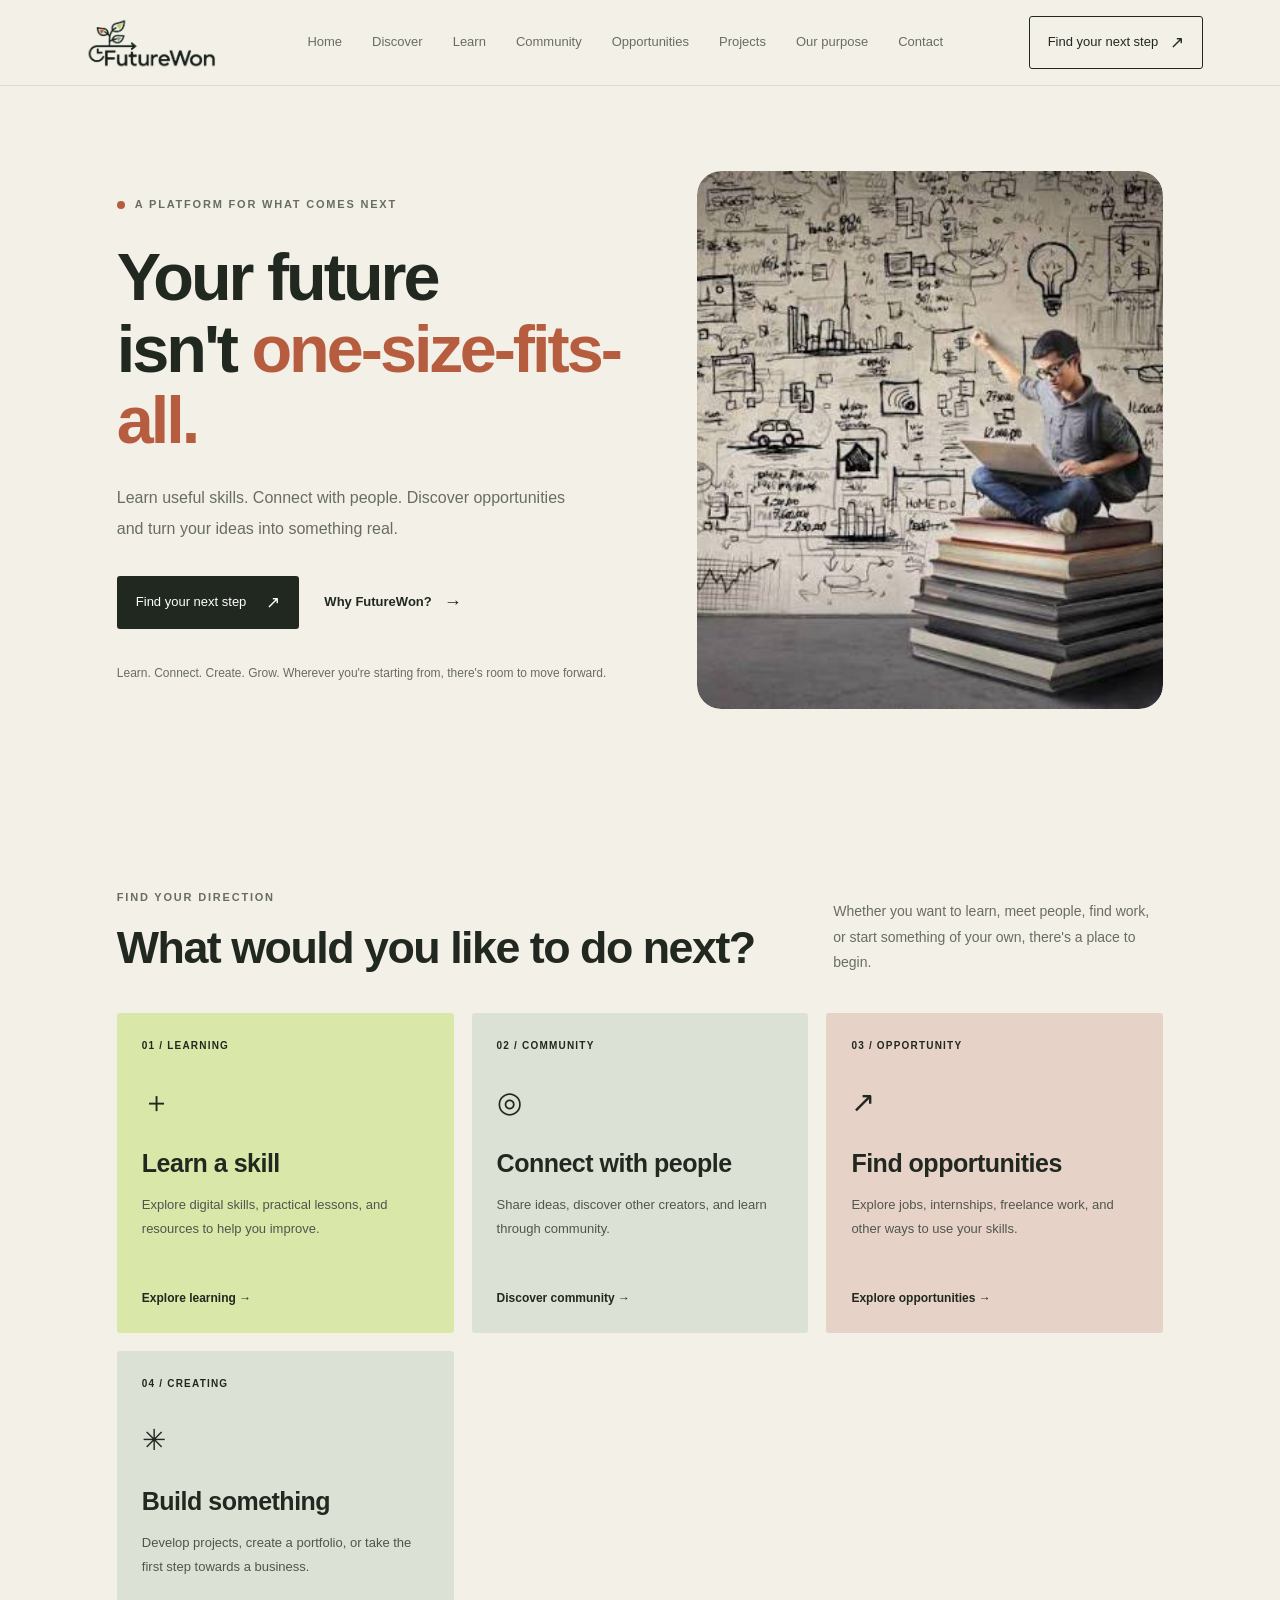
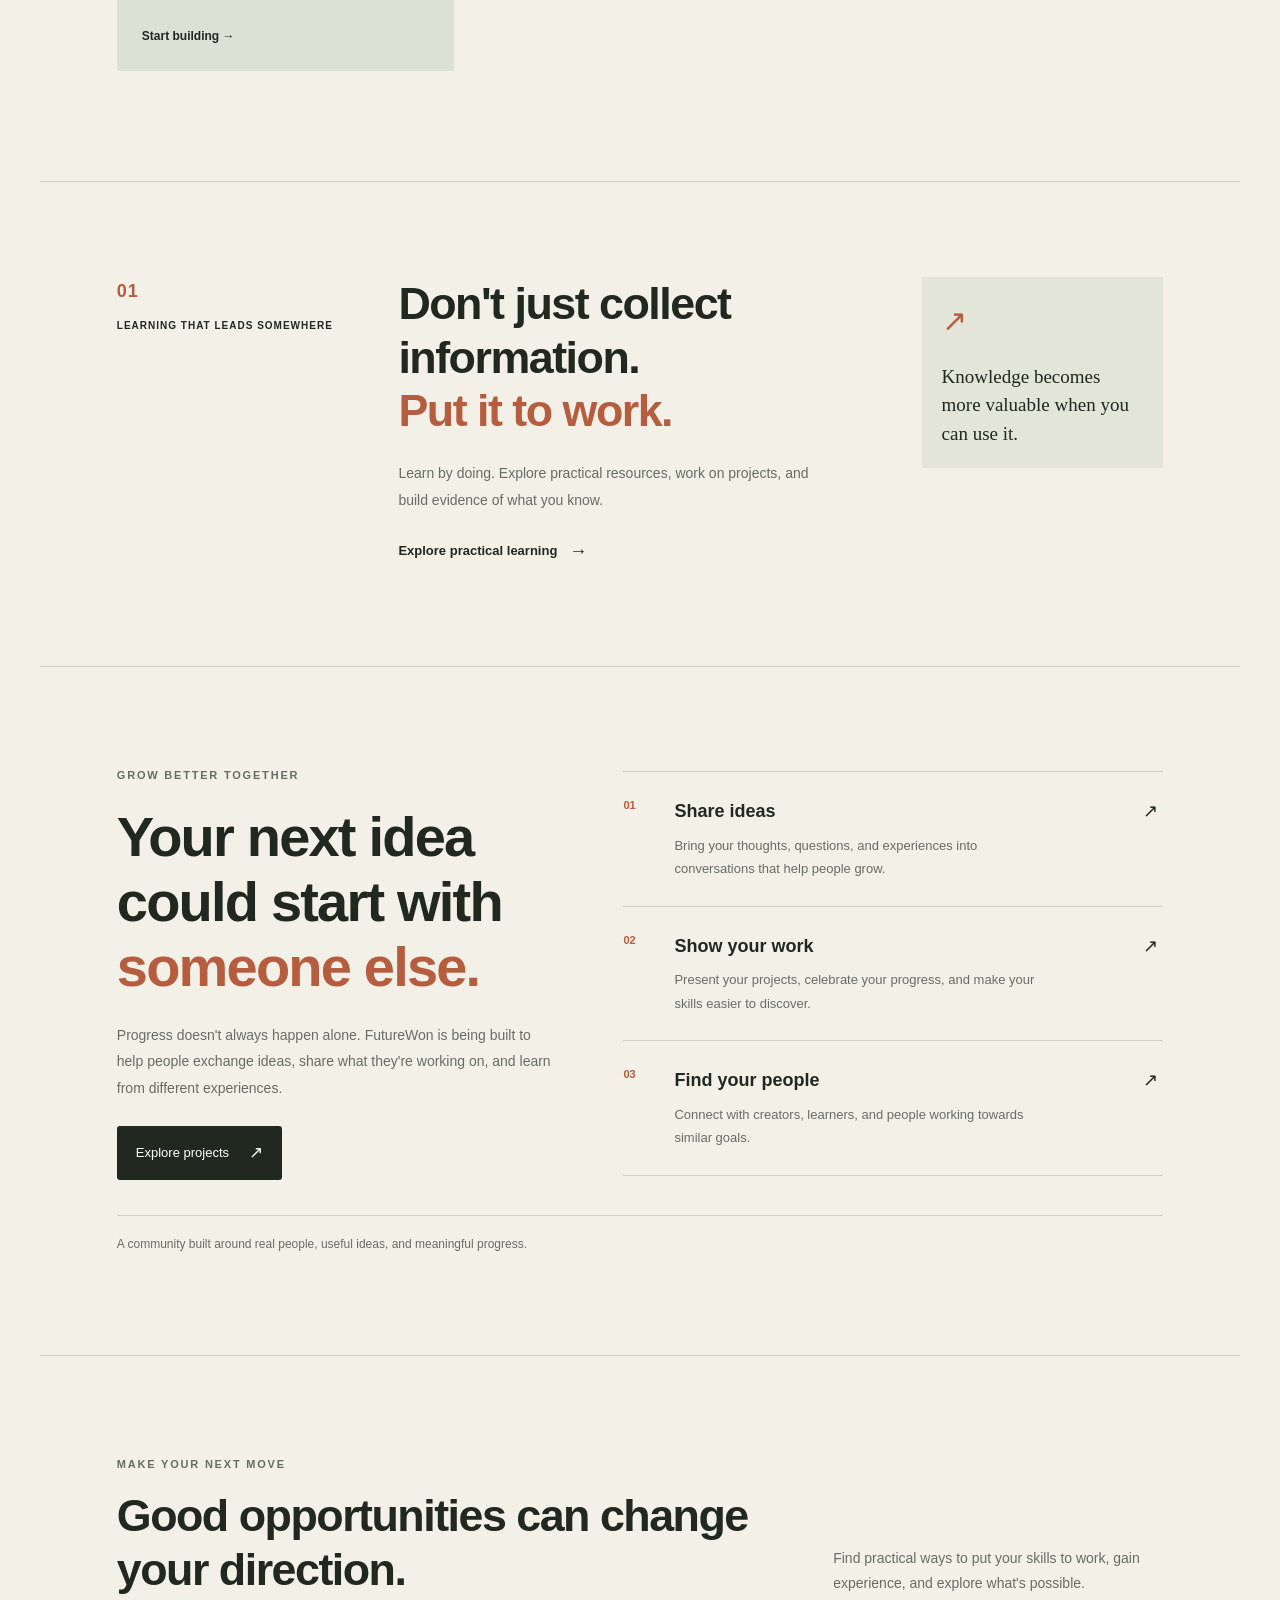
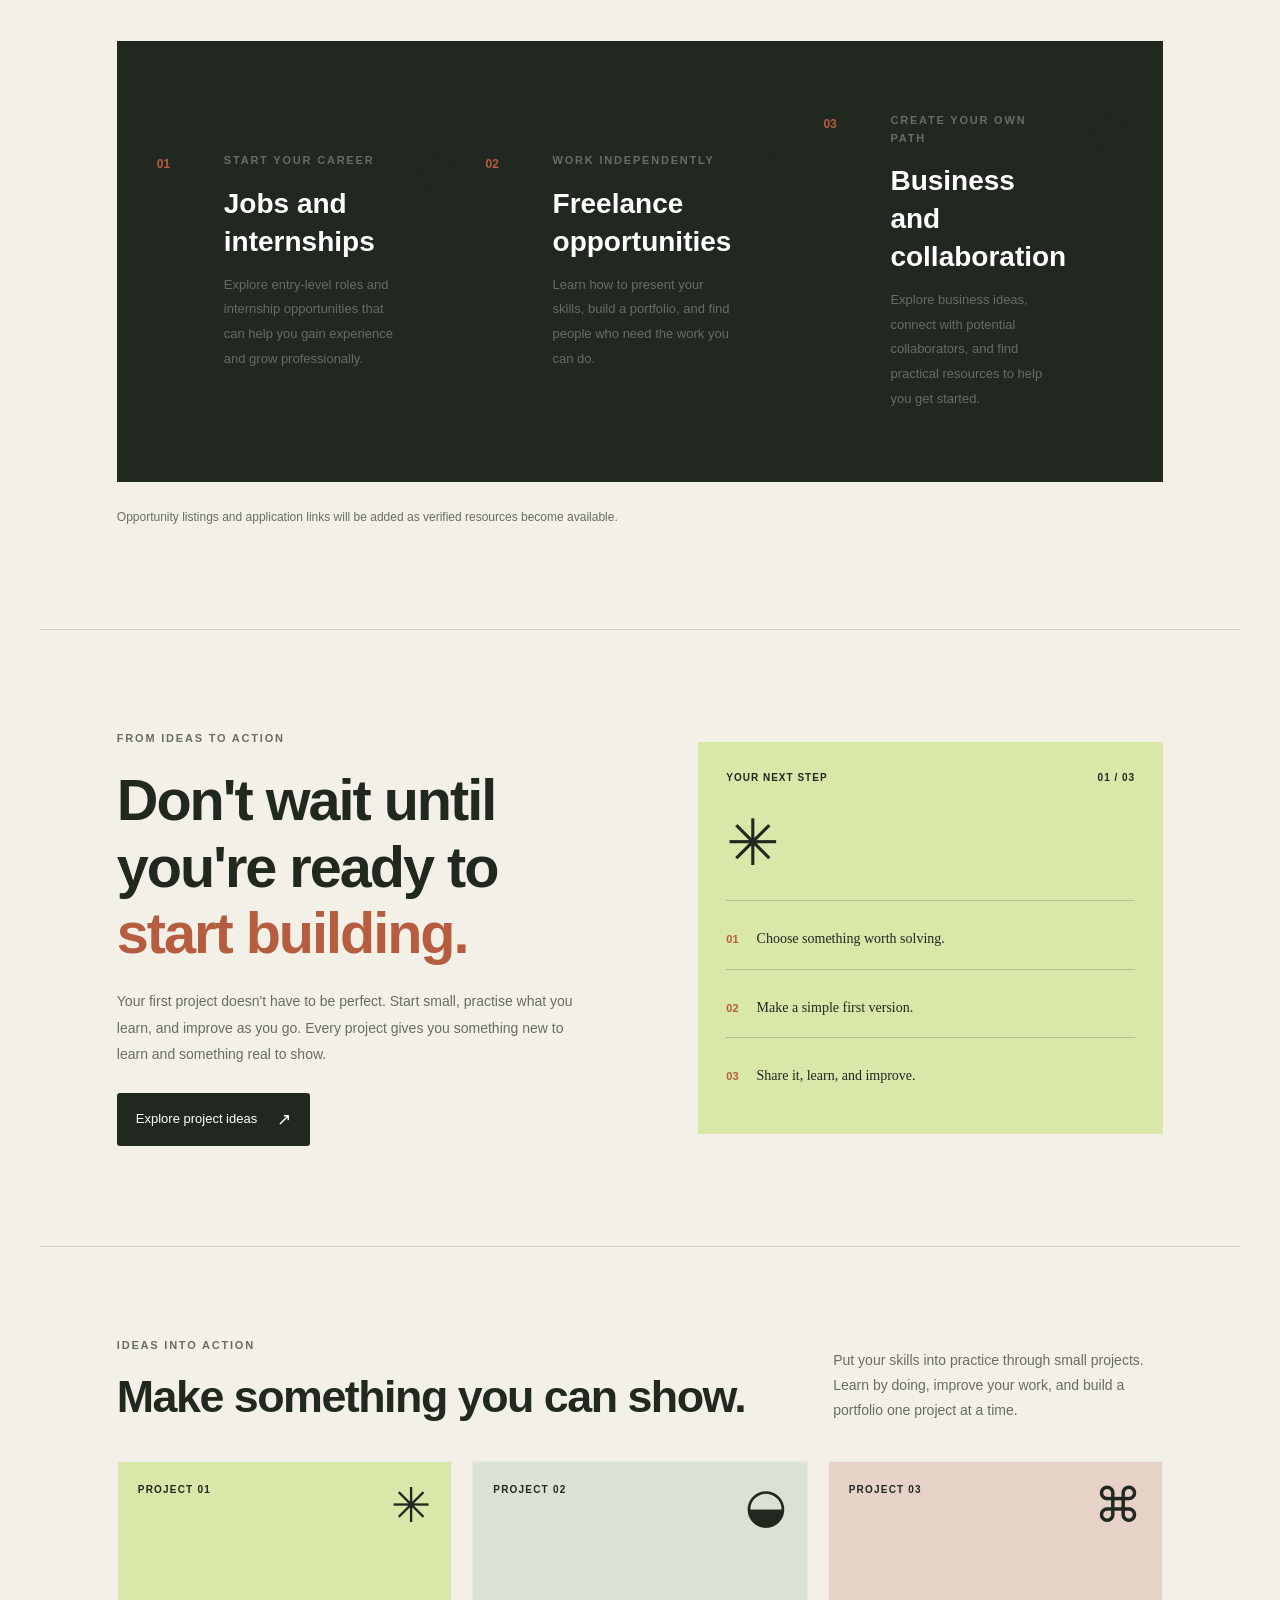
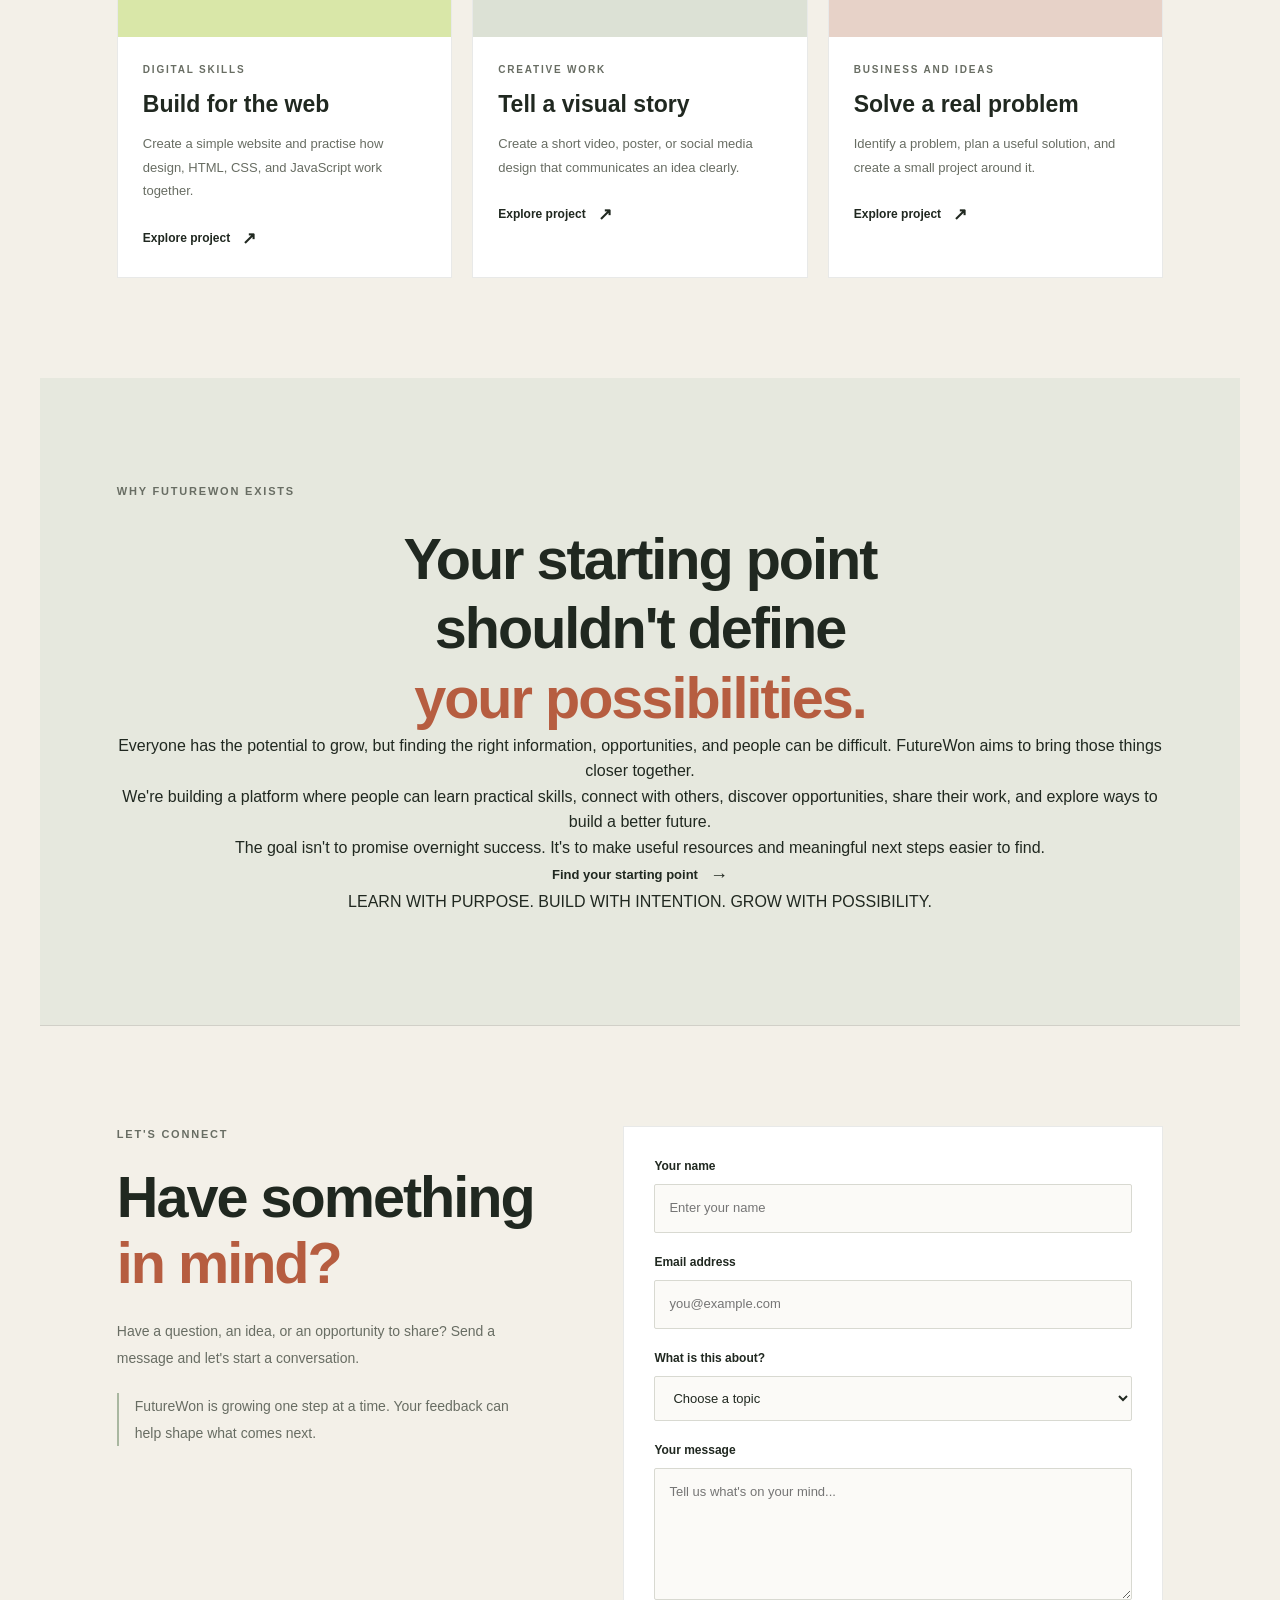
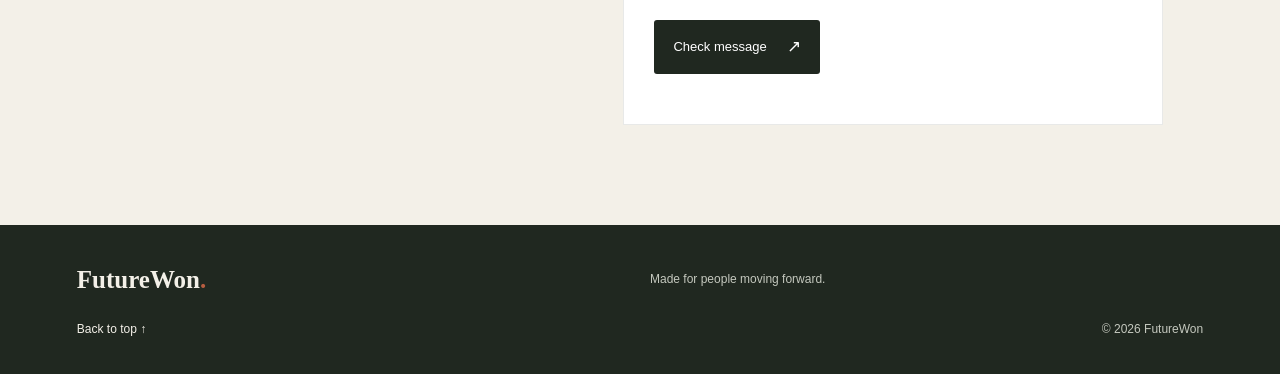
<file: index.html>
<!DOCTYPE html>
<html lang="en">
<head>
    <meta charset="UTF-8">
    <meta name="viewport" content="width=device-width, initial-scale=1.0">

    <title>FutureWon — A Future With More Possibilities</title>

    <meta name="description" content="Discover useful skills, real opportunities, and practical tools to help you move forward.">

    <link rel="stylesheet" href="fbb.css?v=20261025-hover-fix-2">
    <script src="Fcc.js" defer></script>
</head>

<body>

    <!-- Navigation -->
    <header class="site-header">
        <nav class="navigation">
            <a href="#home" class="brand" aria-label="FutureWon home">
                <img src="futurewon-logo.png" alt="FutureWon logo">
            </a>

            <button
                class="menu-toggle"
                id="menu-toggle"
                aria-label="Open navigation menu"
                aria-expanded="false"
                aria-controls="nav-links"
            >
                <span></span>
                <span></span>
            </button>

            <div class="nav-links" id="nav-links">
            
                <a href="#home">Home</a>
                <a href="#discover">Discover</a>
                <a href="#learn">Learn</a>
                <a href="#community">Community</a>
                <a href="#opportunities">Opportunities</a>
                <a href="#projects">Projects</a>
                <a href="#about">Our purpose</a>
                <a href="#contact">Contact</a>
            </div>

            <a href="#discover" class="nav-cta">Find your next step <span>↗</span></a>
        </nav>
    </header>

    <main>

        <!-- Hero -->
<section class="hero section-wrap" id="home">
    <div class="hero-copy">
        <p class="eyebrow">
            <span class="status-dot"></span>
            A platform for what comes next
        </p>

        <h1>
            Your future<br>
            isn't <span>one-size-fits-all.</span>
        </h1>

        <p class="hero-description">
            Learn useful skills. Connect with people.
            Discover opportunities and turn your ideas
            into something real.
        </p>

        <div class="hero-actions">
            <a href="#discover" class="button button-dark">
                Find your next step <span>↗</span>
            </a>

            <a href="#about" class="text-link">
                Why FutureWon? <span>→</span>
            </a>
        </div>

        <p class="hero-note">
            Learn. Connect. Create. Grow.
            Wherever you're starting from, there's room to move forward.
        </p>
    </div>

    <div class="hero-art">
        <img
            src="futurewon-hero.jpeg"
            alt="A young person sitting on books with a laptop, surrounded by sketches and ideas"
            class="hero-image"
        >
    </div>
</section>

        
<!-- Discovery -->
<section class="discover section-wrap" id="discover">
    <div class="section-heading">
        <div>
            <p class="eyebrow">FIND YOUR DIRECTION</p>
            <h2>What would you like to do next?</h2>
        </div>

        <p class="section-intro">
            Whether you want to learn, meet people, find work,
            or start something of your own, there's a place to begin.
        </p>
    </div>

    <div class="path-grid">
        <a href="#learn" class="path-card path-lime">
            <span class="card-index">01 / LEARNING</span>
            <span class="path-symbol">＋</span>
            <h3>Learn a skill</h3>
            <p>
                Explore digital skills, practical lessons,
                and resources to help you improve.
            </p>
            <span class="card-link">Explore learning →</span>
        </a>

        <a href="#community" class="path-card path-sage">
            <span class="card-index">02 / COMMUNITY</span>
            <span class="path-symbol">◎</span>
            <h3>Connect with people</h3>
            <p>
                Share ideas, discover other creators,
                and learn through community.
            </p>
            <span class="card-link">Discover community →</span>
        </a>

        <a href="#opportunities" class="path-card path-clay">
            <span class="card-index">03 / OPPORTUNITY</span>
            <span class="path-symbol">↗</span>
            <h3>Find opportunities</h3>
            <p>
                Explore jobs, internships, freelance work,
                and other ways to use your skills.
            </p>
            <span class="card-link">Explore opportunities →</span>
        </a>

        <a href="#build" class="path-card path-sage">
            <span class="card-index">04 / CREATING</span>
            <span class="path-symbol">✳</span>
            <h3>Build something</h3>
            <p>
                Develop projects, create a portfolio,
                or take the first step towards a business.
            </p>
            <span class="card-link">Start building →</span>
        </a>
    </div>
</section>


        <!-- Learning -->
        <section class="feature-section section-wrap" id="learn">
            <div class="feature-label">
                <span>01</span>
                <span>LEARNING THAT LEADS SOMEWHERE</span>
            </div>

            <div class="feature-content">
                <h2>Don't just collect information.<br><span>Put it to work.</span></h2>

                <p>
                    Learn by doing. Explore practical resources, work on projects,
                    and build evidence of what you know.
                </p>

                <a href="#build" class="text-link">Explore practical learning <span>→</span></a>
            </div>

            <div class="feature-aside">
                <div class="aside-mark">↗</div>
                <p>Knowledge becomes more valuable when you can use it.</p>
            </div>
        </section>

        
<!-- Community -->
<section class="community-section section-wrap" id="community">
    <div class="community-intro">
        <p class="eyebrow">GROW BETTER TOGETHER</p>

        <h2>
            Your next idea<br>
            could start with <span>someone else.</span>
        </h2>

        <p class="community-description">
            Progress doesn't always happen alone. FutureWon is being
            built to help people exchange ideas, share what they're
            working on, and learn from different experiences.
        </p>

        <a href="#projects" class="button button-dark">
            Explore projects <span>↗</span>
        </a>
    </div>

    <div class="community-features">
        <article class="community-item">
            <span class="community-number">01</span>
            <div>
                <h3>Share ideas</h3>
                <p>
                    Bring your thoughts, questions, and experiences
                    into conversations that help people grow.
                </p>
            </div>
            <span class="community-arrow">↗</span>
        </article>

        <article class="community-item">
            <span class="community-number">02</span>
            <div>
                <h3>Show your work</h3>
                <p>
                    Present your projects, celebrate your progress,
                    and make your skills easier to discover.
                </p>
            </div>
            <span class="community-arrow">↗</span>
        </article>

        <article class="community-item">
            <span class="community-number">03</span>
            <div>
                <h3>Find your people</h3>
                <p>
                    Connect with creators, learners, and people
                    working towards similar goals.
                </p>
            </div>
            <span class="community-arrow">↗</span>
        </article>
    </div>

    <p class="community-note">
        A community built around real people, useful ideas, and meaningful progress.
    </p>
</section>
        
<!-- Opportunities -->
<section class="opportunities-section section-wrap" id="opportunities">
    <div class="section-heading">
        <div>
            <p class="eyebrow">MAKE YOUR NEXT MOVE</p>
            <h2>Good opportunities can change your direction.</h2>
        </div>

        <p class="section-intro">
            Find practical ways to put your skills to work,
            gain experience, and explore what's possible.
        </p>
    </div>

    <div class="opportunity-panel">
        <article class="opportunity-item">
            <span class="opportunity-number">01</span>
            <div class="opportunity-copy">
                <p class="eyebrow">START YOUR CAREER</p>
                <h3>Jobs and internships</h3>
                <p>
                    Explore entry-level roles and internship opportunities
                    that can help you gain experience and grow professionally.
                </p>
            </div>
            <a href="#contact" class="opportunity-link" aria-label="Ask about jobs and internships">↗</a>
        </article>

        <article class="opportunity-item">
            <span class="opportunity-number">02</span>
            <div class="opportunity-copy">
                <p class="eyebrow">WORK INDEPENDENTLY</p>
                <h3>Freelance opportunities</h3>
                <p>
                    Learn how to present your skills, build a portfolio,
                    and find people who need the work you can do.
                </p>
            </div>
            <a href="#projects" class="opportunity-link" aria-label="Explore projects for freelance work">↗</a>
        </article>

        <article class="opportunity-item">
            <span class="opportunity-number">03</span>
            <div class="opportunity-copy">
                <p class="eyebrow">CREATE YOUR OWN PATH</p>
                <h3>Business and collaboration</h3>
                <p>
                    Explore business ideas, connect with potential collaborators,
                    and find practical resources to help you get started.
                </p>
            </div>
            <a href="#build" class="opportunity-link" aria-label="Explore business and project building">↗</a>
        </article>
    </div>

    <p class="opportunities-note">
        Opportunity listings and application links will be added as
        verified resources become available.
    </p>
</section>
        
<!-- Build -->
<section class="build-section section-wrap" id="build">
    <div class="build-copy">
        <p class="eyebrow">FROM IDEAS TO ACTION</p>

        <h2>
            Don't wait until<br>
            you're ready to<br>
            <span>start building.</span>
        </h2>

        <p>
            Your first project doesn't have to be perfect.
            Start small, practise what you learn, and improve
            as you go. Every project gives you something new
            to learn and something real to show.
        </p>

        <a href="#projects" class="button button-dark">
            Explore project ideas <span>↗</span>
        </a>
    </div>

    <div class="build-statement">
        <div class="build-statement-top">
            <span>YOUR NEXT STEP</span>
            <span>01 / 03</span>
        </div>

        <div class="build-statement-symbol">✳</div>

        <div class="build-step">
            <span>01</span>
            <p>Choose something worth solving.</p>
        </div>

        <div class="build-step">
            <span>02</span>
            <p>Make a simple first version.</p>
        </div>

        <div class="build-step">
            <span>03</span>
            <p>Share it, learn, and improve.</p>
        </div>
    </div>
</section>

    
<!-- Projects -->
<section class="projects-section section-wrap" id="projects">
    <div class="section-heading">
        <div>
            <p class="eyebrow">IDEAS INTO ACTION</p>
            <h2>Make something you can show.</h2>
        </div>

        <p class="section-intro">
            Put your skills into practice through small projects.
            Learn by doing, improve your work, and build a portfolio
            one project at a time.
        </p>
    </div>

    <div class="project-grid">
        <article class="project-card">
            <div class="project-card-top project-visual-one">
                <span class="project-number">PROJECT 01</span>
                <span class="project-symbol">✳</span>
            </div>

            <div class="project-card-content">
                <p class="eyebrow">DIGITAL SKILLS</p>
                <h3>Build for the web</h3>
                <p>
                    Create a simple website and practise how design,
                    HTML, CSS, and JavaScript work together.
                </p>
                <button class="project-button" type="button" data-project="web">
                    Explore project <span>↗</span>
                </button>
            </div>
        </article>

        <article class="project-card">
            <div class="project-card-top project-visual-two">
                <span class="project-number">PROJECT 02</span>
                <span class="project-symbol">◒</span>
            </div>

            <div class="project-card-content">
                <p class="eyebrow">CREATIVE WORK</p>
                <h3>Tell a visual story</h3>
                <p>
                    Create a short video, poster, or social media design
                    that communicates an idea clearly.
                </p>
                <button class="project-button" type="button" data-project="creative">
                    Explore project <span>↗</span>
                </button>
            </div>
        </article>

        <article class="project-card">
            <div class="project-card-top project-visual-three">
                <span class="project-number">PROJECT 03</span>
                <span class="project-symbol">⌘</span>
            </div>

            <div class="project-card-content">
                <p class="eyebrow">BUSINESS AND IDEAS</p>
                <h3>Solve a real problem</h3>
                <p>
                    Identify a problem, plan a useful solution,
                    and create a small project around it.
                </p>
                <button class="project-button" type="button" data-project="ideas">
                    Explore project <span>↗</span>
                </button>
            </div>
        </article>
    </div>

    <div class="project-detail" id="project-detail" hidden>
        <button
            class="project-detail-close"
            id="project-detail-close"
            type="button"
            aria-label="Close project details"
        >×</button>

        <p class="eyebrow" id="project-detail-label">PROJECT DETAILS</p>
        <h3 id="project-detail-title">Start with an idea</h3>
        <p id="project-detail-description"></p>
        <p class="project-detail-next" id="project-detail-next"></p>
    </div>
</section>


        <!-- Purpose -->
<!-- Purpose -->
<section class="purpose-section section-wrap" id="about">
    <div class="purpose-heading">
        <p class="eyebrow">WHY FUTUREWON EXISTS</p>

        <h2>
            Your starting point<br>
            shouldn't define<br>
            <span>your possibilities.</span>
        </h2>
    </div>

    <div class="purpose-content">
        <p>
            Everyone has the potential to grow, but finding the right
            information, opportunities, and people can be difficult.
            FutureWon aims to bring those things closer together.
        </p>

        <p>
            We're building a platform where people can learn practical
            skills, connect with others, discover opportunities, share
            their work, and explore ways to build a better future.
        </p>

        <p>
            The goal isn't to promise overnight success. It's to make
            useful resources and meaningful next steps easier to find.
        </p>

        <a href="#discover" class="text-link">
            Find your starting point <span>→</span>
        </a>
    </div>

    <div class="purpose-bottom">
        <span>LEARN WITH PURPOSE.</span>
        <span>BUILD WITH INTENTION.</span>
        <span>GROW WITH POSSIBILITY.</span>
    </div>
</section>
        
        <!-- Contact -->
        <section class="contact-section section-wrap" id="contact">
            <div class="contact-copy">
                <p class="eyebrow">LET'S CONNECT</p>
                <h2>Have something<br><span>in mind?</span></h2>
                <p>
                    Have a question, an idea, or an opportunity to share?
                    Send a message and let's start a conversation.
                </p>
                <p class="contact-note">
                    FutureWon is growing one step at a time.
                    Your feedback can help shape what comes next.
                </p>
            </div>

            
             <form class="contact-form" id="contact-form" action="https://formspree.io/f/xgaawbok" method="POST">
               <div class="form-field">
                 <label for="contact-name">Your name</label>
                    <input
                        type="text"
                        id="contact-name"
                        name="name"
                        placeholder="Enter your name"
                        autocomplete="name"
                        required
                        maxlength="100"
                    >
                </div>

                <div class="form-field">
                    <label for="contact-email">Email address</label>
                    <input
                        type="email"
                        id="contact-email"
                        name="email"
                        placeholder="you@example.com"
                        autocomplete="email"
                        required
                        maxlength="254"
                    >
                </div>

                <div class="form-field">
                    <label for="contact-subject">What is this about?</label>
                    <select id="contact-subject" name="subject" required>
                        <option value="">Choose a topic</option>
                        <option value="General enquiry">General enquiry</option>
                        <option value="Feedback">Feedback</option>
                        <option value="Partnership">Partnership</option>
                        <option value="Opportunity">Opportunity</option>
                        <option value="Other">Other</option>
                    </select>
                </div>

                <div class="form-field">
                    <label for="contact-message">Your message</label>
                    <textarea
                        id="contact-message"
                        name="message"
                        rows="5"
                        placeholder="Tell us what's on your mind..."
                        required
                        minlength="10"
                        maxlength="3000"
                    ></textarea>
                </div>

                <button type="submit" class="button button-dark">
                    Check message <span>↗</span>
                </button>

                <p
                    class="form-status"
                    id="form-status"
                    role="status"
                    aria-live="polite"
                ></p>
            </form>
        </section>



    
    </main>

    <!-- Footer -->
    <footer class="site-footer">
        <a href="#home" class="footer-brand">FutureWon<span>.</span></a>

        <p>Made for people moving forward.</p>

        <a href="#home" class="back-to-top">Back to top ↑</a>

        <p class="copyright">
            © <span id="current-year"></span> FutureWon
        </p>
    </footer>

</body>
</html>
</file>
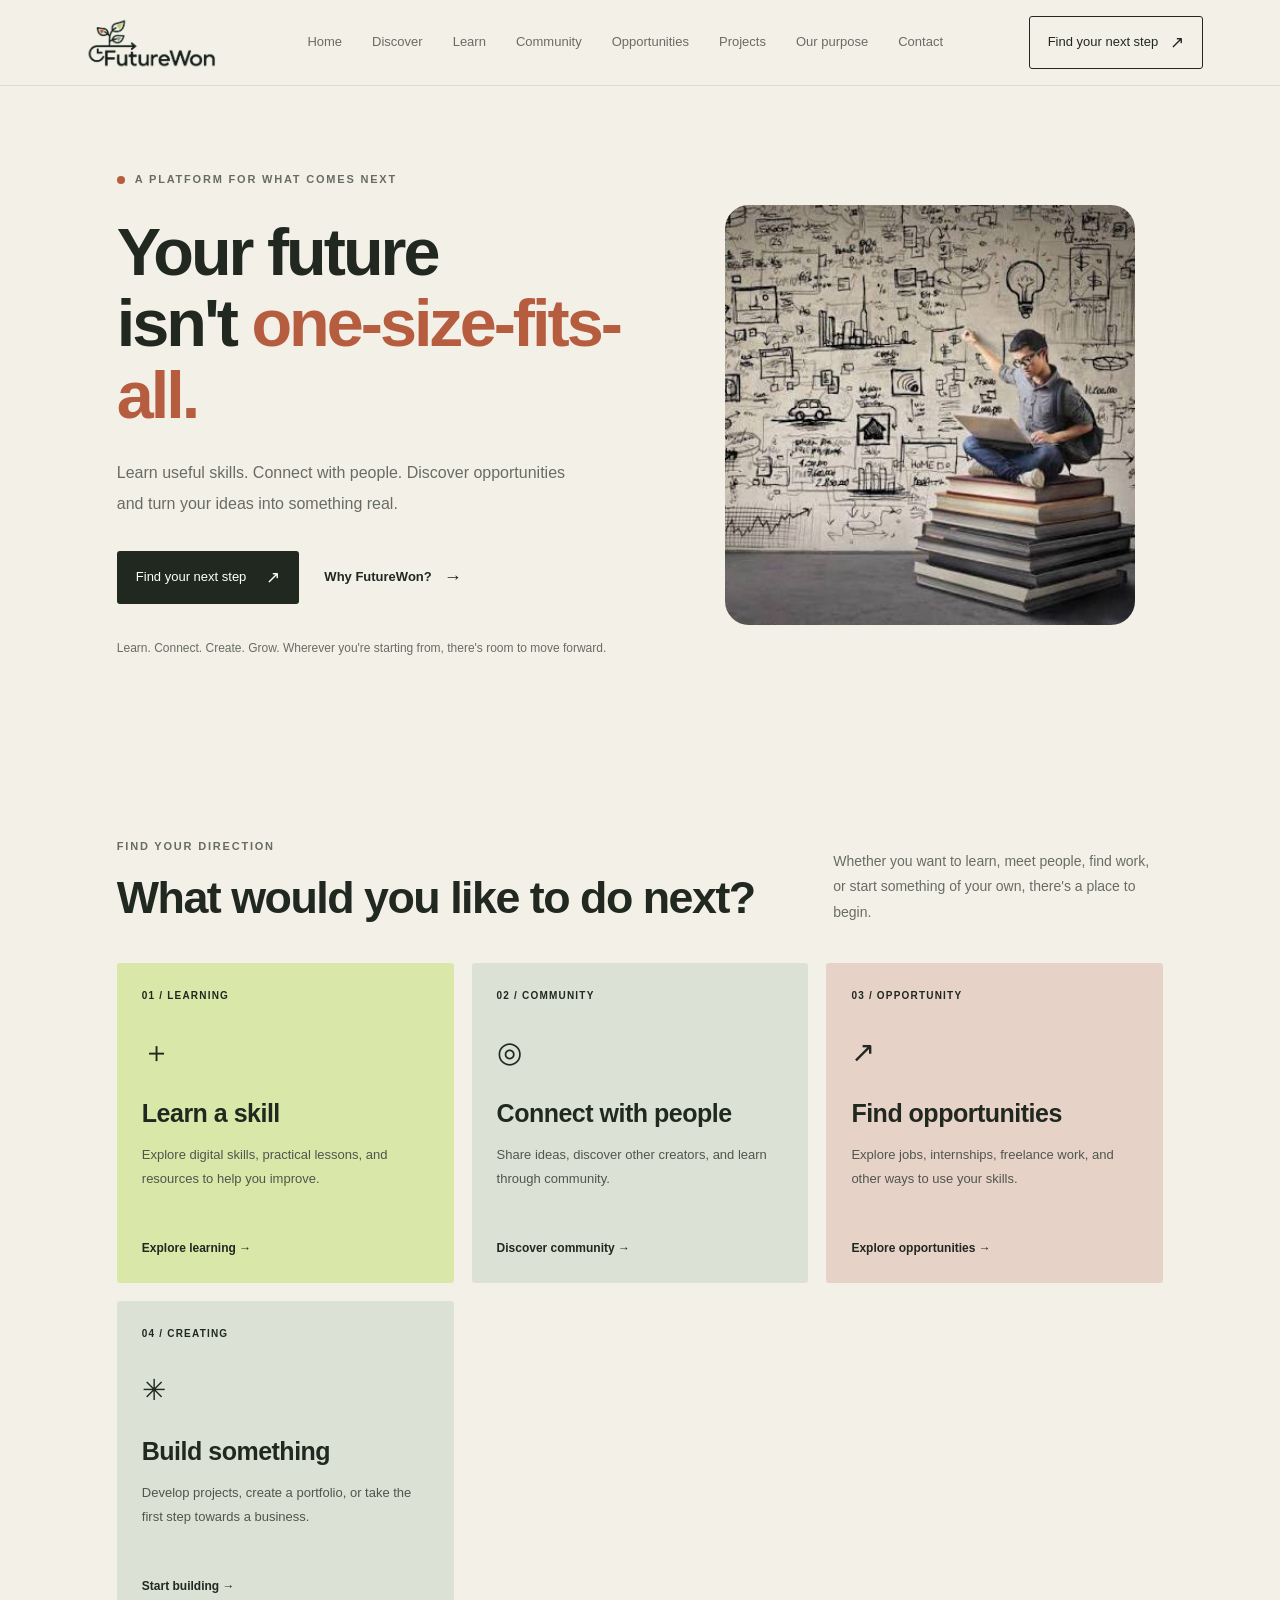
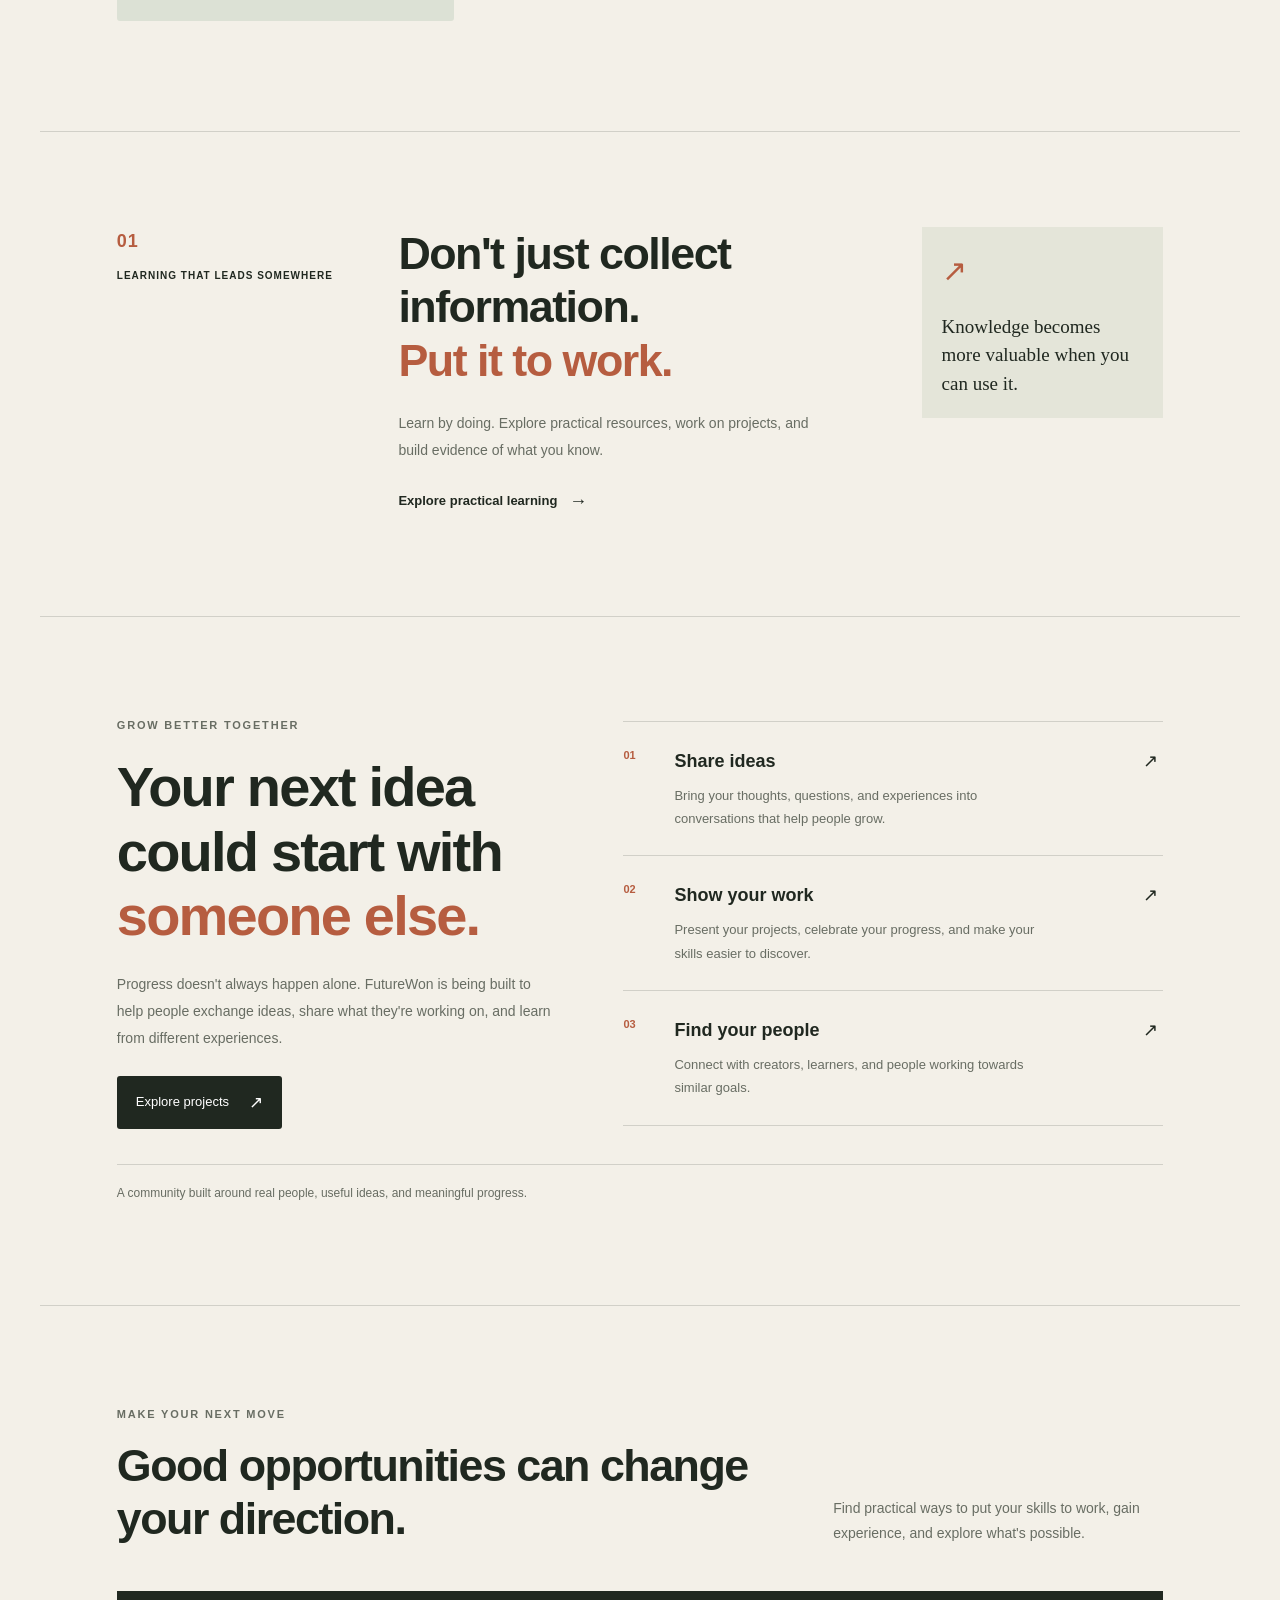
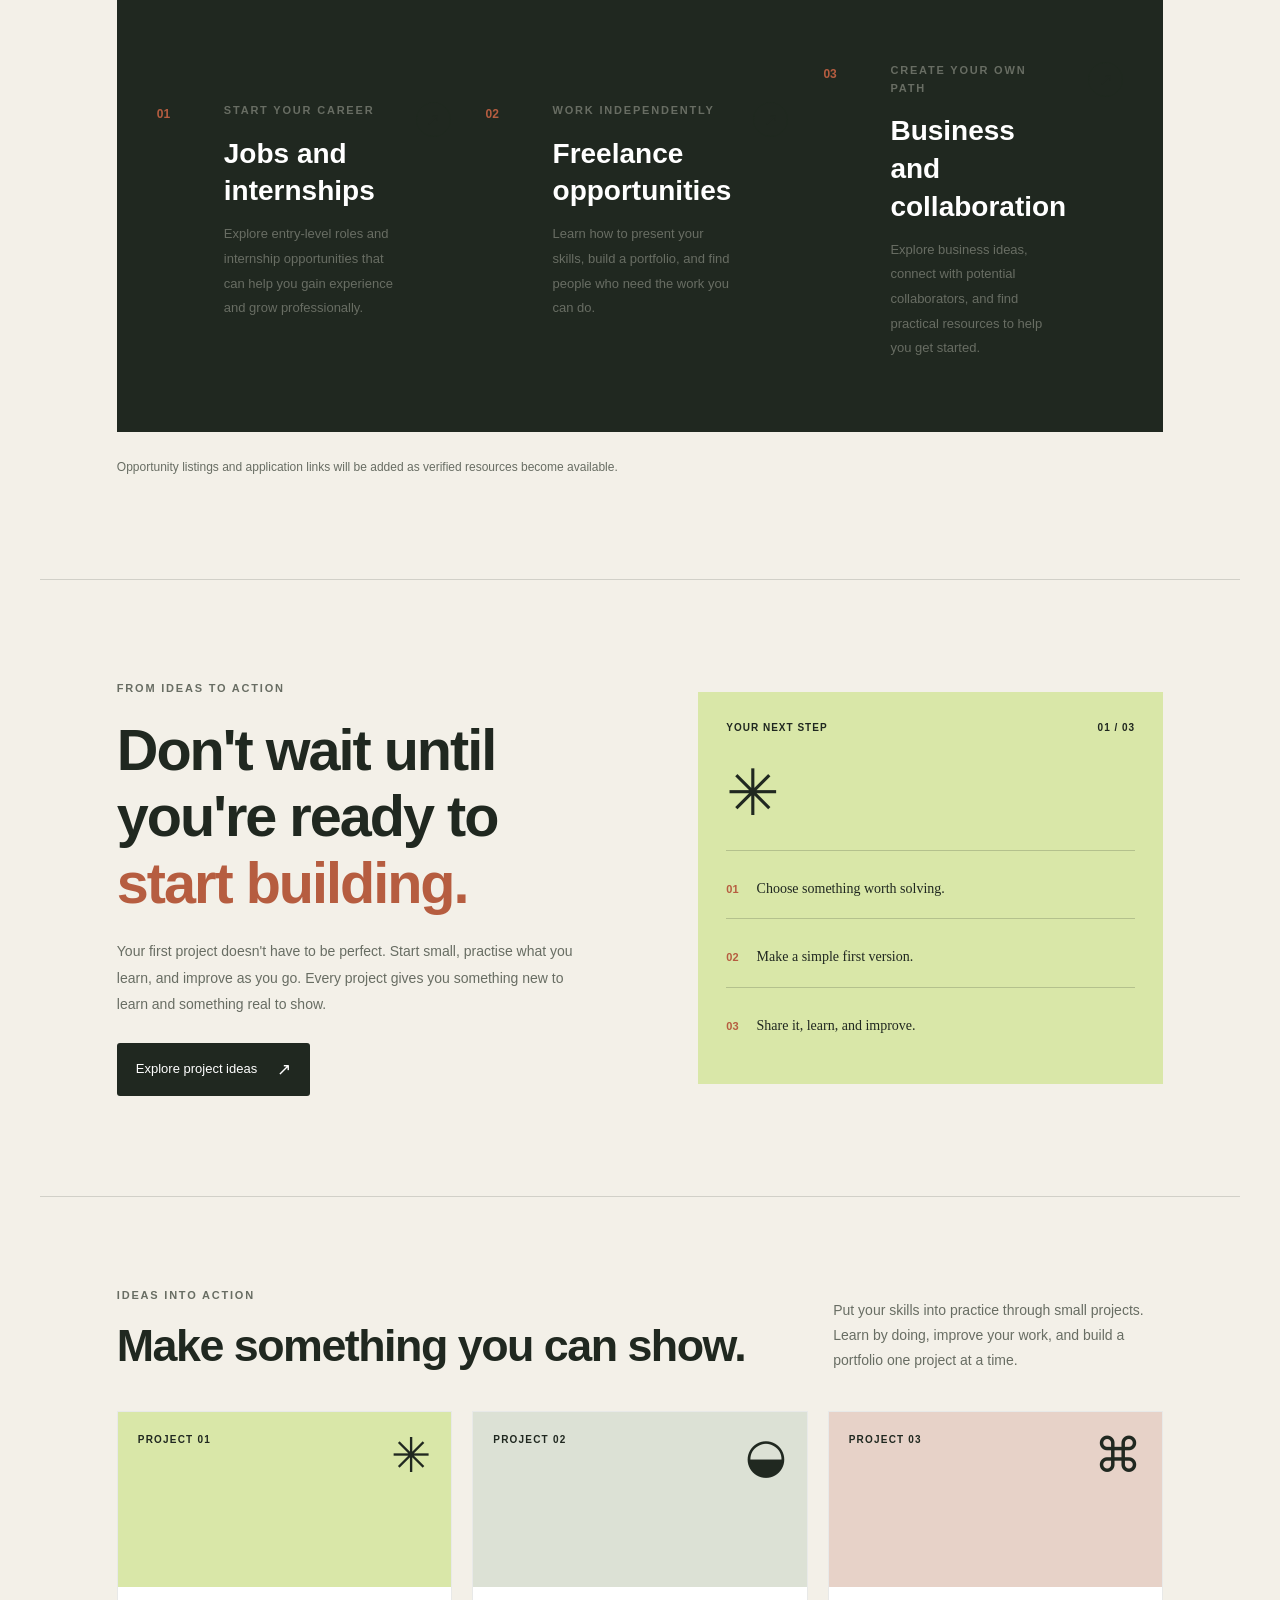
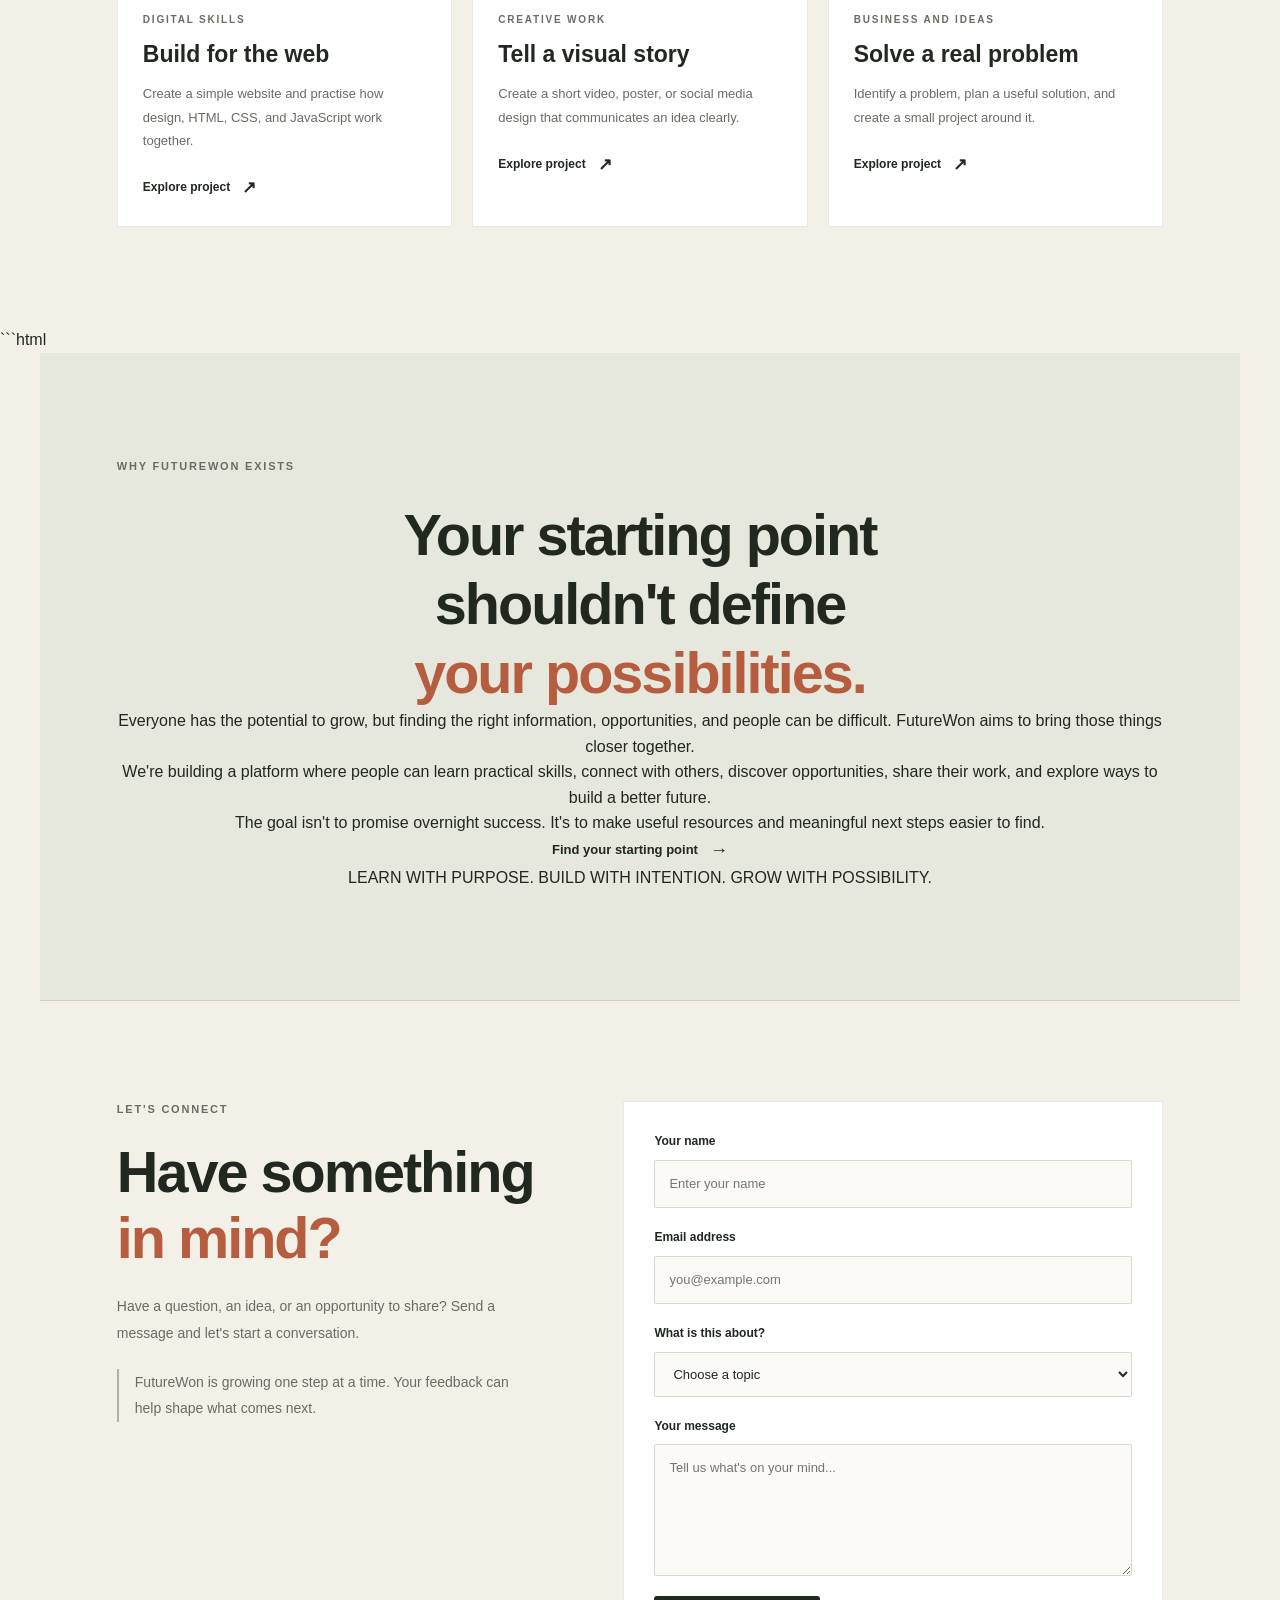
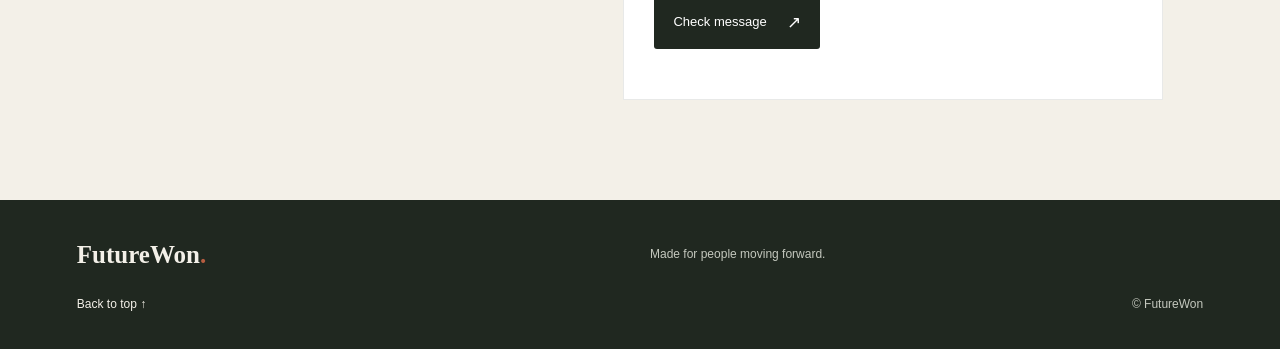
<file: FutureWon-GitHub-Ready (1)/index.html>
<!DOCTYPE html>
<html lang="en">
<head>
    <meta charset="UTF-8">
    <meta name="viewport" content="width=device-width, initial-scale=1.0">

    <title>FutureWon — A Future With More Possibilities</title>

    <meta name="description" content="Discover useful skills, real opportunities, and practical tools to help you move forward.">

    <link rel="stylesheet" href="fbb.css">
    <script src="Fcc.js" defer></script>
</head>

<body>

    <!-- Navigation -->
    <header class="site-header">
        <nav class="navigation">
            <a href="#home" class="brand" aria-label="FutureWon home">
                <img src="futurewon-logo.png" alt="FutureWon logo">
            </a>

            <button
                class="menu-toggle"
                id="menu-toggle"
                aria-label="Open navigation menu"
                aria-expanded="false"
                aria-controls="nav-links"
            >
                <span></span>
                <span></span>
            </button>

            <div class="nav-links" id="nav-links">
            
                <a href="#home">Home</a>
                <a href="#discover">Discover</a>
                <a href="#learn">Learn</a>
                <a href="#community">Community</a>
                <a href="#opportunities">Opportunities</a>
                <a href="#projects">Projects</a>
                <a href="#about">Our purpose</a>
                <a href="#contact">Contact</a>
            </div>

            <a href="#discover" class="nav-cta">Find your next step <span>↗</span></a>
        </nav>
    </header>

    <main>

        <!-- Hero -->
<section class="hero section-wrap" id="home">
    <div class="hero-copy">
        <p class="eyebrow">
            <span class="status-dot"></span>
            A platform for what comes next
        </p>

        <h1>
            Your future<br>
            isn't <span>one-size-fits-all.</span>
        </h1>

        <p class="hero-description">
            Learn useful skills. Connect with people.
            Discover opportunities and turn your ideas
            into something real.
        </p>

        <div class="hero-actions">
            <a href="#discover" class="button button-dark">
                Find your next step <span>↗</span>
            </a>

            <a href="#about" class="text-link">
                Why FutureWon? <span>→</span>
            </a>
        </div>

        <p class="hero-note">
            Learn. Connect. Create. Grow.
            Wherever you're starting from, there's room to move forward.
        </p>
    </div>

   <div class="hero-art">
    <img
        src="futurewon-hero.jpeg"
        alt="A young person sitting on a stack of books with a laptop, surrounded by drawings and ideas"
        class="hero-image"
    >
</div>
</section>

        
<!-- Discovery -->
<section class="discover section-wrap" id="discover">
    <div class="section-heading">
        <div>
            <p class="eyebrow">FIND YOUR DIRECTION</p>
            <h2>What would you like to do next?</h2>
        </div>

        <p class="section-intro">
            Whether you want to learn, meet people, find work,
            or start something of your own, there's a place to begin.
        </p>
    </div>

    <div class="path-grid">
        <a href="#learn" class="path-card path-lime">
            <span class="card-index">01 / LEARNING</span>
            <span class="path-symbol">＋</span>
            <h3>Learn a skill</h3>
            <p>
                Explore digital skills, practical lessons,
                and resources to help you improve.
            </p>
            <span class="card-link">Explore learning →</span>
        </a>

        <a href="#community" class="path-card path-sage">
            <span class="card-index">02 / COMMUNITY</span>
            <span class="path-symbol">◎</span>
            <h3>Connect with people</h3>
            <p>
                Share ideas, discover other creators,
                and learn through community.
            </p>
            <span class="card-link">Discover community →</span>
        </a>

        <a href="#opportunities" class="path-card path-clay">
            <span class="card-index">03 / OPPORTUNITY</span>
            <span class="path-symbol">↗</span>
            <h3>Find opportunities</h3>
            <p>
                Explore jobs, internships, freelance work,
                and other ways to use your skills.
            </p>
            <span class="card-link">Explore opportunities →</span>
        </a>

        <a href="#build" class="path-card path-sage">
            <span class="card-index">04 / CREATING</span>
            <span class="path-symbol">✳</span>
            <h3>Build something</h3>
            <p>
                Develop projects, create a portfolio,
                or take the first step towards a business.
            </p>
            <span class="card-link">Start building →</span>
        </a>
    </div>
</section>


        <!-- Learning -->
        <section class="feature-section section-wrap" id="learn">
            <div class="feature-label">
                <span>01</span>
                <span>LEARNING THAT LEADS SOMEWHERE</span>
            </div>

            <div class="feature-content">
                <h2>Don't just collect information.<br><span>Put it to work.</span></h2>

                <p>
                    Learn by doing. Explore practical resources, work on projects,
                    and build evidence of what you know.
                </p>

                <a href="#build" class="text-link">Explore practical learning <span>→</span></a>
            </div>

            <div class="feature-aside">
                <div class="aside-mark">↗</div>
                <p>Knowledge becomes more valuable when you can use it.</p>
            </div>
        </section>

        
<!-- Community -->
<section class="community-section section-wrap" id="community">
    <div class="community-intro">
        <p class="eyebrow">GROW BETTER TOGETHER</p>

        <h2>
            Your next idea<br>
            could start with <span>someone else.</span>
        </h2>

        <p class="community-description">
            Progress doesn't always happen alone. FutureWon is being
            built to help people exchange ideas, share what they're
            working on, and learn from different experiences.
        </p>

        <a href="#projects" class="button button-dark">
            Explore projects <span>↗</span>
        </a>
    </div>

    <div class="community-features">
        <article class="community-item">
            <span class="community-number">01</span>
            <div>
                <h3>Share ideas</h3>
                <p>
                    Bring your thoughts, questions, and experiences
                    into conversations that help people grow.
                </p>
            </div>
            <span class="community-arrow">↗</span>
        </article>

        <article class="community-item">
            <span class="community-number">02</span>
            <div>
                <h3>Show your work</h3>
                <p>
                    Present your projects, celebrate your progress,
                    and make your skills easier to discover.
                </p>
            </div>
            <span class="community-arrow">↗</span>
        </article>

        <article class="community-item">
            <span class="community-number">03</span>
            <div>
                <h3>Find your people</h3>
                <p>
                    Connect with creators, learners, and people
                    working towards similar goals.
                </p>
            </div>
            <span class="community-arrow">↗</span>
        </article>
    </div>

    <p class="community-note">
        A community built around real people, useful ideas, and meaningful progress.
    </p>
</section>
        
<!-- Opportunities -->
<section class="opportunities-section section-wrap" id="opportunities">
    <div class="section-heading">
        <div>
            <p class="eyebrow">MAKE YOUR NEXT MOVE</p>
            <h2>Good opportunities can change your direction.</h2>
        </div>

        <p class="section-intro">
            Find practical ways to put your skills to work,
            gain experience, and explore what's possible.
        </p>
    </div>

    <div class="opportunity-panel">
        <article class="opportunity-item">
            <span class="opportunity-number">01</span>
            <div class="opportunity-copy">
                <p class="eyebrow">START YOUR CAREER</p>
                <h3>Jobs and internships</h3>
                <p>
                    Explore entry-level roles and internship opportunities
                    that can help you gain experience and grow professionally.
                </p>
            </div>
            <a href="#contact" class="opportunity-link" aria-label="Ask about jobs and internships">↗</a>
        </article>

        <article class="opportunity-item">
            <span class="opportunity-number">02</span>
            <div class="opportunity-copy">
                <p class="eyebrow">WORK INDEPENDENTLY</p>
                <h3>Freelance opportunities</h3>
                <p>
                    Learn how to present your skills, build a portfolio,
                    and find people who need the work you can do.
                </p>
            </div>
            <a href="#projects" class="opportunity-link" aria-label="Explore projects for freelance work">↗</a>
        </article>

        <article class="opportunity-item">
            <span class="opportunity-number">03</span>
            <div class="opportunity-copy">
                <p class="eyebrow">CREATE YOUR OWN PATH</p>
                <h3>Business and collaboration</h3>
                <p>
                    Explore business ideas, connect with potential collaborators,
                    and find practical resources to help you get started.
                </p>
            </div>
            <a href="#build" class="opportunity-link" aria-label="Explore business and project building">↗</a>
        </article>
    </div>

    <p class="opportunities-note">
        Opportunity listings and application links will be added as
        verified resources become available.
    </p>
</section>
        
<!-- Build -->
<section class="build-section section-wrap" id="build">
    <div class="build-copy">
        <p class="eyebrow">FROM IDEAS TO ACTION</p>

        <h2>
            Don't wait until<br>
            you're ready to<br>
            <span>start building.</span>
        </h2>

        <p>
            Your first project doesn't have to be perfect.
            Start small, practise what you learn, and improve
            as you go. Every project gives you something new
            to learn and something real to show.
        </p>

        <a href="#projects" class="button button-dark">
            Explore project ideas <span>↗</span>
        </a>
    </div>

    <div class="build-statement">
        <div class="build-statement-top">
            <span>YOUR NEXT STEP</span>
            <span>01 / 03</span>
        </div>

        <div class="build-statement-symbol">✳</div>

        <div class="build-step">
            <span>01</span>
            <p>Choose something worth solving.</p>
        </div>

        <div class="build-step">
            <span>02</span>
            <p>Make a simple first version.</p>
        </div>

        <div class="build-step">
            <span>03</span>
            <p>Share it, learn, and improve.</p>
        </div>
    </div>
</section>

    
<!-- Projects -->
<section class="projects-section section-wrap" id="projects">
    <div class="section-heading">
        <div>
            <p class="eyebrow">IDEAS INTO ACTION</p>
            <h2>Make something you can show.</h2>
        </div>

        <p class="section-intro">
            Put your skills into practice through small projects.
            Learn by doing, improve your work, and build a portfolio
            one project at a time.
        </p>
    </div>

    <div class="project-grid">
        <article class="project-card">
            <div class="project-card-top project-visual-one">
                <span class="project-number">PROJECT 01</span>
                <span class="project-symbol">✳</span>
            </div>

            <div class="project-card-content">
                <p class="eyebrow">DIGITAL SKILLS</p>
                <h3>Build for the web</h3>
                <p>
                    Create a simple website and practise how design,
                    HTML, CSS, and JavaScript work together.
                </p>
                <button class="project-button" type="button" data-project="web">
                    Explore project <span>↗</span>
                </button>
            </div>
        </article>

        <article class="project-card">
            <div class="project-card-top project-visual-two">
                <span class="project-number">PROJECT 02</span>
                <span class="project-symbol">◒</span>
            </div>

            <div class="project-card-content">
                <p class="eyebrow">CREATIVE WORK</p>
                <h3>Tell a visual story</h3>
                <p>
                    Create a short video, poster, or social media design
                    that communicates an idea clearly.
                </p>
                <button class="project-button" type="button" data-project="creative">
                    Explore project <span>↗</span>
                </button>
            </div>
        </article>

        <article class="project-card">
            <div class="project-card-top project-visual-three">
                <span class="project-number">PROJECT 03</span>
                <span class="project-symbol">⌘</span>
            </div>

            <div class="project-card-content">
                <p class="eyebrow">BUSINESS AND IDEAS</p>
                <h3>Solve a real problem</h3>
                <p>
                    Identify a problem, plan a useful solution,
                    and create a small project around it.
                </p>
                <button class="project-button" type="button" data-project="ideas">
                    Explore project <span>↗</span>
                </button>
            </div>
        </article>
    </div>

    <div class="project-detail" id="project-detail" hidden>
        <button
            class="project-detail-close"
            id="project-detail-close"
            type="button"
            aria-label="Close project details"
        >×</button>

        <p class="eyebrow" id="project-detail-label">PROJECT DETAILS</p>
        <h3 id="project-detail-title">Start with an idea</h3>
        <p id="project-detail-description"></p>
        <p class="project-detail-next" id="project-detail-next"></p>
    </div>
</section>


        <!-- Purpose -->
       ```html
<!-- Purpose -->
<section class="purpose-section section-wrap" id="about">
    <div class="purpose-heading">
        <p class="eyebrow">WHY FUTUREWON EXISTS</p>

        <h2>
            Your starting point<br>
            shouldn't define<br>
            <span>your possibilities.</span>
        </h2>
    </div>

    <div class="purpose-content">
        <p>
            Everyone has the potential to grow, but finding the right
            information, opportunities, and people can be difficult.
            FutureWon aims to bring those things closer together.
        </p>

        <p>
            We're building a platform where people can learn practical
            skills, connect with others, discover opportunities, share
            their work, and explore ways to build a better future.
        </p>

        <p>
            The goal isn't to promise overnight success. It's to make
            useful resources and meaningful next steps easier to find.
        </p>

        <a href="#discover" class="text-link">
            Find your starting point <span>→</span>
        </a>
    </div>

    <div class="purpose-bottom">
        <span>LEARN WITH PURPOSE.</span>
        <span>BUILD WITH INTENTION.</span>
        <span>GROW WITH POSSIBILITY.</span>
    </div>
</section>
        
        <!-- Contact -->
        <section class="contact-section section-wrap" id="contact">
            <div class="contact-copy">
                <p class="eyebrow">LET'S CONNECT</p>
                <h2>Have something<br><span>in mind?</span></h2>
                <p>
                    Have a question, an idea, or an opportunity to share?
                    Send a message and let's start a conversation.
                </p>
                <p class="contact-note">
                    FutureWon is growing one step at a time.
                    Your feedback can help shape what comes next.
                </p>
            </div>

            
             <form class="contact-form" id="contact-form" action="https://formspree.io/f/xgaawbok" method="POST">
               <div class="form-field">
                 <label for="contact-name">Your name</label>
                    <input
                        type="text"
                        id="contact-name"
                        name="name"
                        placeholder="Enter your name"
                        autocomplete="name"
                        required
                        maxlength="100"
                    >
                </div>

                <div class="form-field">
                    <label for="contact-email">Email address</label>
                    <input
                        type="email"
                        id="contact-email"
                        name="email"
                        placeholder="you@example.com"
                        autocomplete="email"
                        required
                        maxlength="254"
                    >
                </div>

                <div class="form-field">
                    <label for="contact-subject">What is this about?</label>
                    <select id="contact-subject" name="subject" required>
                        <option value="">Choose a topic</option>
                        <option value="General enquiry">General enquiry</option>
                        <option value="Feedback">Feedback</option>
                        <option value="Partnership">Partnership</option>
                        <option value="Opportunity">Opportunity</option>
                        <option value="Other">Other</option>
                    </select>
                </div>

                <div class="form-field">
                    <label for="contact-message">Your message</label>
                    <textarea
                        id="contact-message"
                        name="message"
                        rows="5"
                        placeholder="Tell us what's on your mind..."
                        required
                        minlength="10"
                        maxlength="3000"
                    ></textarea>
                </div>

                <button type="submit" class="button button-dark">
                    Check message <span>↗</span>
                </button>

                <p
                    class="form-status"
                    id="form-status"
                    role="status"
                    aria-live="polite"
                ></p>
            </form>
        </section>



    
    </main>

    <!-- Footer -->
    <footer class="site-footer">
        <a href="#home" class="footer-brand">FutureWon<span>.</span></a>

        <p>Made for people moving forward.</p>

        <a href="#home" class="back-to-top">Back to top ↑</a>

        <p class="copyright">
            © <span id="current-year"></span> FutureWon
        </p>
    </footer>

</body>
</html>
</file>
<file: fbb.css>
/* ========================================
   FUTUREWON — COMPLETE WEBSITE STYLES
======================================== */

:root {
    --paper: #F3F0E8;
    --ink: #202820;
    --lime: #D9E7A8;
    --sage: #A9B7A0;
    --clay: #B65D40;
    --white: #FFFFFF;
    --muted: #686D63;
    --page-width: 1200px;
    --page-padding: 6%;
}

/* RESET */

* {
    margin: 0;
    padding: 0;
    box-sizing: border-box;
}

html {
    scroll-behavior: smooth;
    scroll-padding-top: 100px;
}

body {
    background: var(--paper);
    color: var(--ink);
    font-family: Arial, Helvetica, sans-serif;
    line-height: 1.6;
    -webkit-font-smoothing: antialiased;
}

a {
    color: inherit;
    text-decoration: none;
}

button,
input,
textarea {
    font: inherit;
}

img {
    max-width: 100%;
    display: block;
}

section {
    scroll-margin-top: 90px;
}

.section-wrap {
    width: 100%;
    max-width: var(--page-width);
    margin: 0 auto;
    padding-left: var(--page-padding);
    padding-right: var(--page-padding);
}

/* NAVIGATION */

.site-header {
    width: 100%;
    position: sticky;
    top: 0;
    z-index: 100;
    background: var(--paper);
    border-bottom: 1px solid rgba(32, 40, 32, 0.1);
}

.navigation {
    max-width: 1400px;
    min-height: 84px;
    margin: 0 auto;
    padding: 15px 6%;
    display: flex;
    align-items: center;
    justify-content: space-between;
    gap: 30px;
}

.brand img {
    width: 145px;
    max-height: 55px;
    object-fit: contain;
}

.nav-links {
    display: flex;
    align-items: center;
    gap: 30px;
}

.nav-links a {
    font-size: 13px;
    color: var(--muted);
    transition: color 0.25s ease;
}

.nav-links a:hover {
    color: var(--clay);
}

.nav-cta {
    display: inline-flex;
    align-items: center;
    gap: 12px;
    padding: 12px 18px;
    border: 1px solid var(--ink);
    border-radius: 3px;
    font-size: 13px;
    transition: background 0.25s ease, color 0.25s ease;
}

.nav-cta:hover {
    background: var(--ink);
    color: var(--white);
}

.nav-cta span {
    font-size: 17px;
}

.menu-toggle {
    display: none;
}

/* SMALL LABELS */

.eyebrow {
    display: flex;
    align-items: center;
    gap: 10px;
    font-size: 11px;
    font-weight: 700;
    letter-spacing: 1.8px;
    text-transform: uppercase;
    color: var(--muted);
}

.status-dot {
    width: 8px;
    height: 8px;
    background: var(--clay);
    border-radius: 50%;
    flex-shrink: 0;
}

/* HERO SECTION */

.hero {
    min-height: 650px;
    display: grid;
    grid-template-columns: 1.05fr 0.95fr;
    align-items: center;
    gap: 65px;
    padding-top: 85px;
    padding-bottom: 90px;
}

.hero-copy {
    max-width: 570px;
}

.hero h1 {
    margin-top: 28px;
    font-size: clamp(45px, 5.2vw, 72px);
    line-height: 1.08;
    letter-spacing: -3px;
    font-weight: 600;
}

.hero h1 span {
    color: var(--clay);
}

.hero-description {
    max-width: 450px;
    margin-top: 26px;
    font-size: 16px;
    line-height: 1.9;
    color: var(--muted);
}

.hero-actions {
    display: flex;
    flex-wrap: wrap;
    align-items: center;
    gap: 25px;
    margin-top: 32px;
}

.button {
    min-height: 48px;
    display: inline-flex;
    align-items: center;
    justify-content: center;
    gap: 20px;
    padding: 13px 19px;
    border-radius: 3px;
    font-size: 13px;
    transition: transform 0.25s ease, background 0.25s ease;
}

.button:hover {
    transform: translateY(-2px);
}

.button-dark {
    background: var(--ink);
    color: var(--white);
}

.button-dark:hover {
    background: var(--clay);
}

.button span {
    font-size: 17px;
}

.text-link {
    display: inline-flex;
    align-items: center;
    gap: 12px;
    font-size: 13px;
    font-weight: 600;
    transition: color 0.25s ease;
}

.text-link span {
    font-size: 18px;
}

.text-link:hover {
    color: var(--clay);
}

.hero-note {
    margin-top: 35px;
    font-size: 12px;
    color: var(--muted);
}

/* HERO ARTWORK */

.hero-art {
    min-height: 450px;
    position: relative;
    overflow: hidden;
    background: var(--lime);
    padding: 28px;
}

.art-topline {
    display: flex;
    justify-content: space-between;
    position: relative;
    z-index: 2;
    font-size: 10px;
    font-weight: 700;
    letter-spacing: 1.5px;
}

.art-circle {
    position: absolute;
    border-radius: 50%;
}

.circle-one {
    width: 310px;
    height: 310px;
    background: var(--sage);
    top: 90px;
    left: 50%;
    transform: translateX(-50%);
}

.circle-two {
    width: 210px;
    height: 210px;
    background: var(--clay);
    top: 140px;
    left: 50%;
    transform: translateX(-30%);
    opacity: 0.95;
}

.art-letter {
    position: absolute;
    top: 115px;
    left: 50%;
    transform: translateX(-50%);
    z-index: 2;
    font-family: Georgia, "Times New Roman", serif;
    font-size: 190px;
    line-height: 1.2;
    color: var(--ink);
}

.art-note {
    position: absolute;
    z-index: 3;
    display: flex;
    align-items: center;
    gap: 12px;
    background: var(--paper);
    padding: 12px 15px;
    font-size: 11px;
    box-shadow: 0 8px 25px rgba(32, 40, 32, 0.08);
}

.note-number {
    font-weight: 700;
    color: var(--clay);
}

.note-top {
    top: 125px;
    left: 15px;
}

.note-bottom {
    right: 15px;
    bottom: 105px;
}

.art-caption {
    position: absolute;
    bottom: 25px;
    left: 28px;
    right: 28px;
    display: flex;
    justify-content: space-between;
    gap: 10px;
    font-size: 9px;
    font-weight: 700;
    letter-spacing: 1px;
}

/* DISCOVERY SECTION */

.discover {
    padding-top: 90px;
    padding-bottom: 110px;
}

.section-heading {
    display: flex;
    justify-content: space-between;
    align-items: end;
    gap: 40px;
    margin-bottom: 38px;
}

.section-heading h2 {
    margin-top: 15px;
    font-size: clamp(30px, 3.5vw, 46px);
    line-height: 1.2;
    letter-spacing: -1.5px;
    font-weight: 600;
}

.section-intro {
    max-width: 330px;
    font-size: 14px;
    line-height: 1.8;
    color: var(--muted);
}

.path-grid {
    display: grid;
    grid-template-columns: repeat(3, minmax(0, 1fr));
    gap: 18px;
}

.path-card {
    min-height: 320px;
    display: flex;
    flex-direction: column;
    align-items: flex-start;
    padding: 25px;
    border-radius: 3px;
    transition: transform 0.3s ease;
}

.path-card:hover {
    transform: translateY(-6px);
}

.path-lime {
    background: var(--lime);
}

.path-sage {
    background: #DCE1D5;
}

.path-clay {
    background: #E7D2C8;
}

.card-index {
    font-size: 10px;
    font-weight: 700;
    letter-spacing: 1.2px;
}

.path-symbol {
    margin-top: 25px;
    font-size: 29px;
}

.path-card h3 {
    margin-top: 18px;
    font-size: 25px;
    font-weight: 600;
    letter-spacing: -0.5px;
}

.path-card p {
    margin-top: 10px;
    font-size: 13px;
    line-height: 1.8;
    color: #50564D;
}

.card-link {
    margin-top: auto;
    padding-top: 24px;
    font-size: 12px;
    font-weight: 700;
}

/* LEARNING SECTION */

.feature-section {
    display: grid;
    grid-template-columns: 0.75fr 1.5fr 0.75fr;
    align-items: start;
    gap: 40px;
    padding-top: 95px;
    padding-bottom: 100px;
    border-top: 1px solid rgba(32, 40, 32, 0.16);
}

.feature-label {
    display: flex;
    flex-direction: column;
    gap: 12px;
    font-size: 10px;
    font-weight: 700;
    letter-spacing: 1px;
}

.feature-label span:first-child {
    color: var(--clay);
    font-size: 18px;
}

.feature-content h2 {
    font-size: clamp(30px, 3.5vw, 45px);
    line-height: 1.2;
    letter-spacing: -1.5px;
    font-weight: 600;
}

.feature-content h2 span {
    color: var(--clay);
}

.feature-content > p {
    max-width: 440px;
    margin-top: 22px;
    margin-bottom: 24px;
    font-size: 14px;
    line-height: 1.9;
    color: var(--muted);
}

.feature-aside {
    padding: 20px;
    background: #E4E5D9;
}

.aside-mark {
    font-size: 30px;
    color: var(--clay);
}

.feature-aside p {
    margin-top: 18px;
    font-family: Georgia, "Times New Roman", serif;
    font-size: 19px;
    line-height: 1.5;
}

/* OPPORTUNITIES SECTION */

.opportunities {
    padding-top: 90px;
    padding-bottom: 100px;
    background: #E8E5DC;
}

.opportunity-panel {
    display: flex;
    align-items: center;
    justify-content: space-between;
    gap: 35px;
    margin-top: 40px;
    padding: 40px;
    background: var(--ink);
    color: var(--white);
}

.panel-label {
    font-size: 10px;
    letter-spacing: 1.5px;
    color: var(--sage);
    font-weight: 700;
}

.opportunity-panel h3 {
    max-width: 490px;
    margin-top: 15px;
    font-size: clamp(25px, 3vw, 36px);
    line-height: 1.3;
    font-weight: 500;
}

.button-light {
    flex-shrink: 0;
    background: var(--paper);
    color: var(--ink);
}

.button-light:hover {
    background: var(--lime);
}

.honesty-note {
    margin-top: 18px;
    font-size: 11px;
    line-height: 1.7;
    color: var(--muted);
}

/* BUILD SECTION */

.build-section {
    display: grid;
    grid-template-columns: 1fr 0.85fr;
    align-items: center;
    gap: 70px;
    padding-top: 110px;
    padding-bottom: 110px;
}

.build-copy h2 {
    max-width: 520px;
    margin-top: 18px;
    font-size: clamp(35px, 4vw, 53px);
    line-height: 1.15;
    letter-spacing: -1.8px;
    font-weight: 600;
}

.build-copy > p:last-child {
    max-width: 430px;
    margin-top: 22px;
    font-size: 14px;
    line-height: 1.9;
    color: var(--muted);
}

.build-statement {
    padding: 35px;
    background: var(--lime);
}

.statement-mark {
    font-family: Georgia, "Times New Roman", serif;
    font-size: 70px;
    line-height: 1;
    color: var(--clay);
}

.build-statement p {
    margin-top: 8px;
    font-family: Georgia, "Times New Roman", serif;
    font-size: clamp(24px, 2.8vw, 34px);
    line-height: 1.4;
}

.statement-foot {
    display: block;
    margin-top: 28px;
    font-size: 10px;
    font-weight: 700;
    letter-spacing: 1.4px;
}

/* PURPOSE SECTION */

.purpose-section {
    padding-top: 105px;
    padding-bottom: 110px;
    text-align: center;
    background: #E6E8DE;
}

.purpose-section > .eyebrow {
    justify-content: center;
}

.purpose-section h2 {
    margin-top: 25px;
    font-size: clamp(35px, 4.5vw, 58px);
    line-height: 1.2;
    letter-spacing: -2px;
    font-weight: 600;
}

.purpose-section h2 span {
    color: var(--clay);
}

.purpose-section > p:not(.eyebrow):not(.purpose-signoff) {
    max-width: 620px;
    margin: 25px auto 0;
    font-size: 14px;
    line-height: 2;
    color: var(--muted);
}

.purpose-signoff {
    margin-top: 28px;
    font-size: 12px;
    font-weight: 700;
}

/* FOOTER */

.site-footer {
    display: grid;
    grid-template-columns: 1fr 1fr;
    align-items: center;
    gap: 20px;
    padding: 35px 6%;
    background: var(--ink);
    color: var(--paper);
}

.footer-brand {
    font-family: Georgia, "Times New Roman", serif;
    font-size: 25px;
    font-weight: 700;
}

.footer-brand span {
    color: var(--clay);
}

.site-footer > p {
    font-size: 12px;
    color: #C4C8BE;
}

.back-to-top {
    justify-self: start;
    font-size: 12px;
}

.back-to-top:hover {
    color: var(--lime);
}

.copyright {
    justify-self: end;
    text-align: right;
}

/* KEYBOARD ACCESSIBILITY */

a:focus-visible,
button:focus-visible {
    outline: 3px solid var(--clay);
    outline-offset: 4px;
}

/* TABLET */

@media (max-width: 1000px) {
    .navigation {
        gap: 18px;
    }

    .nav-links {
        gap: 17px;
    }

    .nav-cta {
        padding: 10px 12px;
    }

    .hero {
        gap: 35px;
    }

    .hero-art {
        min-height: 390px;
    }

    .circle-one {
        width: 260px;
        height: 260px;
    }

    .circle-two {
        width: 180px;
        height: 180px;
    }

    .art-letter {
        top: 115px;
        font-size: 150px;
    }

    .feature-section {
        grid-template-columns: 0.7fr 1.5fr;
    }

    .feature-aside {
        grid-column: 2;
    }
}

/* MOBILE */

@media (max-width: 760px) {
    :root {
        --page-padding: 6%;
    }

    .navigation {
        min-height: 72px;
        position: relative;
    }

    .brand img {
        width: 125px;
    }

    .menu-toggle {
        display: flex;
        flex-direction: column;
        justify-content: center;
        gap: 6px;
        width: 42px;
        height: 42px;
        padding: 10px;
        border: 1px solid rgba(32, 40, 32, 0.25);
        background: transparent;
        cursor: pointer;
    }

    .menu-toggle span {
        display: block;
        width: 100%;
        height: 2px;
        background: var(--ink);
    }

    .nav-links {
        display: none;
        position: absolute;
        top: 100%;
        left: 0;
        right: 0;
        flex-direction: column;
        align-items: stretch;
        gap: 0;
        padding: 10px 6% 20px;
        background: var(--paper);
        border-bottom: 1px solid rgba(32, 40, 32, 0.15);
    }

    .nav-links.is-open {
        display: flex;
    }

    .nav-links a {
        padding: 13px 0;
        border-bottom: 1px solid rgba(32, 40, 32, 0.08);
    }

    .nav-cta {
        display: none;
    }

    .hero {
        grid-template-columns: 1fr;
        gap: 45px;
        padding-top: 65px;
        padding-bottom: 65px;
    }

    .hero h1 {
        font-size: clamp(43px, 10vw, 62px);
        letter-spacing: -2px;
    }

    .hero-art {
        min-height: 400px;
    }

    .section-heading {
        flex-direction: column;
        align-items: flex-start;
        gap: 15px;
    }

    .section-heading h2 {
        font-size: 35px;
    }

    .path-grid {
        grid-template-columns: 1fr;
    }

    .path-card {
        min-height: 270px;
    }

    .feature-section {
        grid-template-columns: 1fr;
        gap: 25px;
        padding-top: 70px;
        padding-bottom: 70px;
    }

    .feature-aside {
        grid-column: auto;
    }

    .opportunities {
        padding-top: 70px;
        padding-bottom: 70px;
    }

    .opportunity-panel {
        flex-direction: column;
        align-items: flex-start;
        padding: 28px;
    }

    .build-section {
        grid-template-columns: 1fr;
        gap: 35px;
        padding-top: 75px;
        padding-bottom: 75px;
    }

    .purpose-section {
        padding-top: 75px;
        padding-bottom: 75px;
    }

    .purpose-section h2 {
        font-size: 37px;
        letter-spacing: -1px;
    }
}

/* SMALL PHONES */

@media (max-width: 420px) {
    .hero-actions {
        align-items: flex-start;
        flex-direction: column;
        gap: 20px;
    }

    .hero-art {
        min-height: 340px;
        padding: 18px;
    }

    .circle-one {
        width: 220px;
        height: 220px;
        top: 75px;
    }

    .circle-two {
        width: 155px;
        height: 155px;
        top: 110px;
    }

    .art-letter {
        top: 105px;
        font-size: 125px;
    }

    .note-top {
        top: 100px;
        left: 8px;
    }

    .note-bottom {
        right: 8px;
        bottom: 80px;
    }

    .art-caption {
        left: 18px;
        right: 18px;
        bottom: 18px;
        font-size: 8px;
    }

    .site-footer {
        grid-template-columns: 1fr;
        gap: 15px;
    }

    .copyright {
        justify-self: start;
        text-align: left;
    }
}

/* REDUCED MOTION */

@media (prefers-reduced-motion: reduce) {
    *,
    *::before,
    *::after {
        scroll-behavior: auto !important;
        transition-duration: 0.01ms !important;
        animation-duration: 0.01ms !important;
    }
}

/* RESPONSIVE DESIGN FOR FUTUREWON */

/* Tablets and smaller screens */
@media (max-width: 900px) {
    .project-grid {
        grid-template-columns: repeat(2, 1fr);
    }

    section {
        padding: 60px 24px;
    }

    h1 {
        font-size: 46px;
    }
}

/* Mobile phones */
@media (max-width: 600px) {
    html {
        scroll-behavior: smooth;
    }

    body {
        overflow-x: hidden;
    }

    nav {
        flex-wrap: wrap;
        justify-content: center;
        gap: 12px;
    }

    nav a {
        font-size: 14px;
    }

    section {
        padding: 45px 18px;
    }

    h1 {
        font-size: 34px;
        line-height: 1.2;
    }

    h2 {
        font-size: 27px;
    }

    p {
        font-size: 15px;
        line-height: 1.7;
    }

    .project-grid {
        grid-template-columns: 1fr;
        gap: 18px;
    }

    .project-card {
        width: 100%;
        box-sizing: border-box;
    }

    img {
        max-width: 100%;
        height: auto;
    }
}

/* PROJECTS SECTION */

.projects-section {
    padding-top: 90px;
    padding-bottom: 100px;
    border-top: 1px solid rgba(32, 40, 32, 0.16);
}

.project-grid {
    display: grid;
    grid-template-columns: repeat(3, minmax(0, 1fr));
    gap: 20px;
}

.project-card {
    min-width: 0;
    overflow: hidden;
    background: #FFFFFF;
    border: 1px solid rgba(32, 40, 32, 0.1);
    transition: transform 0.25s ease, box-shadow 0.25s ease;
}

.project-card:hover {
    transform: translateY(-5px);
    box-shadow: 0 12px 28px rgba(32, 40, 32, 0.08);
}

.project-card-top {
    min-height: 175px;
    padding: 20px;
    display: flex;
    align-items: flex-start;
    justify-content: space-between;
}

.project-visual-one {
    background: var(--lime);
}

.project-visual-two {
    background: #DCE1D5;
}

.project-visual-three {
    background: #E7D2C8;
}

.project-number {
    font-size: 10px;
    font-weight: 700;
    letter-spacing: 1.2px;
}

.project-symbol {
    font-family: Georgia, "Times New Roman", serif;
    font-size: 48px;
    line-height: 1;
}

.project-card-content {
    padding: 25px;
}

.project-card-content .eyebrow {
    font-size: 10px;
}

.project-card-content h3 {
    margin-top: 12px;
    font-size: 23px;
    line-height: 1.3;
    font-weight: 600;
}

.project-card-content > p:not(.eyebrow) {
    margin-top: 12px;
    font-size: 13px;
    line-height: 1.8;
    color: var(--muted);
}

.project-button {
    display: inline-flex;
    align-items: center;
    gap: 12px;
    margin-top: 22px;
    padding: 0;
    border: 0;
    background: transparent;
    color: var(--ink);
    font-size: 12px;
    font-weight: 700;
    cursor: pointer;
}

.project-button span {
    font-size: 17px;
    transition: transform 0.2s ease;
}

.project-button:hover {
    color: var(--clay);
}

.project-button:hover span {
    transform: translate(3px, -3px);
}

.project-button:focus-visible,
.project-detail-close:focus-visible {
    outline: 3px solid var(--clay);
    outline-offset: 4px;
}

.project-detail {
    position: relative;
    margin-top: 25px;
    padding: 30px;
    background: #E6E8DE;
    border-left: 4px solid var(--clay);
}

.project-detail h3 {
    margin-top: 12px;
    font-size: 26px;
}

.project-detail > p:not(.eyebrow) {
    max-width: 700px;
    margin-top: 12px;
    color: var(--muted);
    line-height: 1.8;
}

.project-detail-next {
    font-weight: 600;
}

.project-detail-close {
    position: absolute;
    top: 12px;
    right: 16px;
    border: 0;
    background: transparent;
    color: var(--ink);
    font-size: 28px;
    cursor: pointer;
}

@media (max-width: 900px) {
    .project-grid {
        grid-template-columns: repeat(2, minmax(0, 1fr));
    }
}

@media (max-width: 600px) {
    .projects-section {
        padding-top: 65px;
        padding-bottom: 70px;
    }

    .project-grid {
        grid-template-columns: 1fr;
    }

    .project-card-top {
        min-height: 145px;
    }

    .project-detail {
        padding: 24px 20px;
    }
}

@media (prefers-reduced-motion: reduce) {
    .project-card,
    .project-button span {
        transition: none;
    }
}


/* SUBTLE SCROLL REVEAL */

.reveal-ready {
    opacity: 0;
    transform: translateY(14px);
    transition:
        opacity 0.55s ease,
        transform 0.55s ease;
}

.reveal-ready.is-visible {
    opacity: 1;
    transform: translateY(0);
}

@media (prefers-reduced-motion: reduce) {
    .reveal-ready {
        opacity: 1;
        transform: none;
        transition: none;
    }
}


/* CONTACT SECTION */

.contact-section {
    display: grid;
    grid-template-columns: 0.9fr 1.1fr;
    gap: 65px;
    padding-top: 100px;
    padding-bottom: 100px;
    border-top: 1px solid rgba(32, 40, 32, 0.16);
}

.contact-copy h2 {
    margin-top: 20px;
    font-size: clamp(38px, 4.5vw, 58px);
    line-height: 1.15;
    letter-spacing: -2px;
    font-weight: 600;
}

.contact-copy h2 span {
    color: var(--clay);
}

.contact-copy > p:not(.eyebrow) {
    max-width: 420px;
    margin-top: 22px;
    font-size: 14px;
    line-height: 1.9;
    color: var(--muted);
}

.contact-copy .contact-note {
    padding-left: 16px;
    border-left: 2px solid var(--sage);
}

.contact-form {
    display: flex;
    flex-direction: column;
    gap: 20px;
    padding: 30px;
    background: #FFFFFF;
    border: 1px solid rgba(32, 40, 32, 0.1);
}

.form-field {
    display: flex;
    flex-direction: column;
    gap: 8px;
}

.form-field label {
    font-size: 12px;
    font-weight: 700;
}

.form-field input,
.form-field select,
.form-field textarea {
    width: 100%;
    padding: 13px 14px;
    border: 1px solid #D8D9D1;
    border-radius: 2px;
    background: #FBFAF7;
    color: var(--ink);
    font-size: 13px;
}

.form-field textarea {
    resize: vertical;
    min-height: 130px;
}

.form-field input:focus,
.form-field select:focus,
.form-field textarea:focus {
    outline: 2px solid var(--sage);
    outline-offset: 2px;
    border-color: var(--sage);
}

.contact-form .button {
    align-self: flex-start;
    border: 0;
    cursor: pointer;
}

.form-status {
    font-size: 12px;
    line-height: 1.7;
    color: var(--muted);
}

@media (max-width: 760px) {
    .contact-section {
        grid-template-columns: 1fr;
        gap: 35px;
        padding-top: 70px;
        padding-bottom: 70px;
    }

    .contact-form {
        padding: 22px;
    }
}

/* COMMUNITY SECTION */
.community-section {
    display: grid;
    grid-template-columns: 0.9fr 1.1fr;
    column-gap: 65px;
    row-gap: 35px;
    padding-top: 100px;
    padding-bottom: 100px;
    border-top: 1px solid rgba(32, 40, 32, 0.16);
}

.community-intro h2 {
    margin-top: 20px;
    font-size: clamp(36px, 4.5vw, 56px);
    line-height: 1.16;
    letter-spacing: -1.8px;
    font-weight: 600;
}

.community-intro h2 span {
    color: var(--clay);
}

.community-description {
    max-width: 440px;
    margin-top: 22px;
    color: var(--muted);
    font-size: 14px;
    line-height: 1.9;
}

.community-intro .button {
    display: inline-flex;
    margin-top: 25px;
}

.community-features {
    align-self: center;
    border-top: 1px solid rgba(32, 40, 32, 0.16);
}

.community-item {
    display: grid;
    grid-template-columns: 35px 1fr 20px;
    gap: 16px;
    align-items: start;
    padding: 25px 0;
    border-bottom: 1px solid rgba(32, 40, 32, 0.16);
}

.community-number {
    color: var(--clay);
    font-size: 11px;
    font-weight: 700;
}

.community-item h3 {
    font-size: 18px;
    font-weight: 600;
}

.community-item p {
    max-width: 380px;
    margin-top: 8px;
    color: var(--muted);
    font-size: 13px;
    line-height: 1.8;
}

.community-arrow {
    font-size: 18px;
}

.community-note {
    grid-column: 1 / -1;
    padding-top: 18px;
    border-top: 1px solid rgba(32, 40, 32, 0.16);
    color: var(--muted);
    font-size: 12px;
    line-height: 1.8;
}

@media (max-width: 760px) {
    .community-section {
        grid-template-columns: 1fr;
        gap: 35px;
        padding-top: 70px;
        padding-bottom: 70px;
    }

    .community-item {
        grid-template-columns: 28px 1fr 18px;
        gap: 12px;
    }
}

/* OPPORTUNITIES SECTION */
.opportunities-section {
    padding-top: 100px;
    padding-bottom: 100px;
    border-top: 1px solid rgba(32, 40, 32, 0.16);
}

.opportunities-section .section-heading {
    margin-bottom: 45px;
}

.opportunity-panel {
    border-top: 1px solid rgba(32, 40, 32, 0.16);
}

.opportunity-item {
    display: grid;
    grid-template-columns: 45px 1fr 35px;
    gap: 22px;
    align-items: start;
    padding: 30px 0;
    border-bottom: 1px solid rgba(32, 40, 32, 0.16);
}

.opportunity-number {
    padding-top: 3px;
    color: var(--clay);
    font-size: 12px;
    font-weight: 700;
}

.opportunity-copy .eyebrow {
    margin-bottom: 10px;
}

.opportunity-copy h3 {
    font-size: clamp(20px, 2.5vw, 28px);
    line-height: 1.35;
    font-weight: 600;
}

.opportunity-copy > p:not(.eyebrow) {
    max-width: 650px;
    margin-top: 12px;
    color: var(--muted);
    font-size: 13px;
    line-height: 1.9;
}

.opportunity-link {
    display: grid;
    width: 35px;
    height: 35px;
    place-items: center;
    border: 1px solid rgba(32, 40, 32, 0.2);
    border-radius: 50%;
    color: var(--ink);
    font-size: 17px;
    transition: background 0.2s ease, color 0.2s ease;
}

.opportunity-link:hover {
    background: var(--ink);
    color: var(--white);
}

.opportunities-note {
    margin-top: 25px;
    color: var(--muted);
    font-size: 12px;
    line-height: 1.8;
}

@media (max-width: 600px) {
    .opportunities-section {
        padding-top: 70px;
        padding-bottom: 70px;
    }

    .opportunity-item {
        grid-template-columns: 28px 1fr 30px;
        gap: 12px;
        padding: 24px 0;
    }

    .opportunity-link {
        width: 30px;
        height: 30px;
    }
}

/* BUILD SECTION REFINEMENTS */
.build-section {
    display: grid;
    grid-template-columns: 1fr 0.9fr;
    align-items: center;
    gap: 65px;
    padding-top: 100px;
    padding-bottom: 100px;
    border-top: 1px solid rgba(32, 40, 32, 0.16);
}

.build-copy h2 {
    margin-top: 20px;
    font-size: clamp(38px, 4.5vw, 58px);
    line-height: 1.15;
    letter-spacing: -2px;
    font-weight: 600;
}

.build-copy h2 span {
    color: var(--clay);
}

.build-copy > p:not(.eyebrow) {
    max-width: 470px;
    margin-top: 22px;
    color: var(--muted);
    font-size: 14px;
    line-height: 1.9;
}

.build-copy .button {
    display: inline-flex;
    margin-top: 25px;
}

.build-statement {
    padding: 28px;
    background: var(--lime);
}

.build-statement-top {
    display: flex;
    justify-content: space-between;
    gap: 12px;
    font-size: 10px;
    font-weight: 700;
    letter-spacing: 1px;
}

.build-statement-symbol {
    padding: 25px 0;
    font-size: 64px;
    line-height: 1;
}

.build-step {
    display: flex;
    gap: 18px;
    align-items: baseline;
    padding: 18px 0;
    border-top: 1px solid rgba(32, 40, 32, 0.2);
}

.build-step span {
    color: var(--clay);
    font-size: 11px;
    font-weight: 700;
}

.build-step p {
    font-size: 14px;
    line-height: 1.7;
}

@media (max-width: 760px) {
    .build-section {
        grid-template-columns: 1fr;
        gap: 35px;
        padding-top: 70px;
        padding-bottom: 70px;
    }

    .build-statement {
        padding: 23px;
    }
}


/* FUTUREWON HERO IMAGE: fitted crop and reliable hover */
.hero-art {
    position: relative;
    width: 100%;
    height: clamp(420px, 42vw, 560px);
    min-height: 420px;
    padding: 0 !important;
    overflow: hidden;
    border-radius: 24px;
    background: var(--paper);
    isolation: isolate;
    cursor: default;
    transition: box-shadow 0.4s ease, transform 0.4s ease;
}

.hero-art .hero-image {
    position: absolute;
    inset: 0;
    display: block;
    width: 100%;
    height: 100%;
    min-height: 0;
    max-width: none;
    object-fit: cover;
    object-position: center;
    border-radius: inherit;
    transform: scale(1);
    transition: transform 0.65s cubic-bezier(0.2, 0.7, 0.25, 1);
    will-change: transform;
}

.hero-art:hover,
.hero-art:focus-within {
    transform: translateY(-5px);
    box-shadow: 0 18px 40px rgba(32, 40, 32, 0.18);
}

.hero-art:hover .hero-image,
.hero-art:focus-within .hero-image {
    transform: scale(1.07);
}

@media (max-width: 768px) {
    .hero-art {
        height: clamp(280px, 75vw, 420px);
        min-height: 280px;
        margin-top: 24px;
    }
}

@media (prefers-reduced-motion: reduce) {
    .hero-art,
    .hero-art .hero-image {
        transition: none;
    }

    .hero-art:hover,
    .hero-art:focus-within,
    .hero-art:hover .hero-image,
    .hero-art:focus-within .hero-image {
        transform: none;
    }
}


/* STRONG HOVER FEEDBACK: visible even when reduced motion is enabled */
.hero-art:hover {
    transform: translateY(-6px) !important;
    outline: 3px solid var(--clay);
    outline-offset: 3px;
    box-shadow: 0 22px 48px rgba(32, 40, 32, 0.24) !important;
}

.hero-art:hover .hero-image {
    transform: scale(1.09) !important;
    filter: saturate(1.12) brightness(1.03);
}

/* When reduced motion is preferred, keep the visual response but remove animation. */
@media (prefers-reduced-motion: reduce) {
    .hero-art,
    .hero-art .hero-image {
        transition: none !important;
    }

    .hero-art:hover {
        transform: translateY(-4px) !important;
    }

    .hero-art:hover .hero-image {
        transform: scale(1.04) !important;
    }
}


/* GLOBAL CARD HOVER RESTORE */
/* Restore consistent hover feedback across cards and interactive elements. */
.path-card,
.project-card,
.opportunity-link,
.button,
.nav-cta {
    transition:
        transform 0.28s ease,
        box-shadow 0.28s ease,
        background-color 0.28s ease,
        color 0.28s ease,
        border-color 0.28s ease;
}

.path-card:hover {
    transform: translateY(-7px);
    box-shadow: 0 14px 30px rgba(32, 40, 32, 0.12);
}

.project-card:hover {
    transform: translateY(-7px);
    box-shadow: 0 14px 30px rgba(32, 40, 32, 0.12);
    border-color: rgba(32, 40, 32, 0.22);
}

.opportunity-link:hover {
    transform: translateX(5px);
}

.button:hover,
.nav-cta:hover {
    transform: translateY(-2px);
}

@media (prefers-reduced-motion: reduce) {
    .path-card,
    .project-card,
    .opportunity-link,
    .button,
    .nav-cta {
        transition: none;
    }
}
</file>
<file: FutureWon-GitHub-Ready (1)/fbb.css>
/* ========================================
   FUTUREWON — COMPLETE WEBSITE STYLES
======================================== */

:root {
    --paper: #F3F0E8;
    --ink: #202820;
    --lime: #D9E7A8;
    --sage: #A9B7A0;
    --clay: #B65D40;
    --white: #FFFFFF;
    --muted: #686D63;
    --page-width: 1200px;
    --page-padding: 6%;
}

/* RESET */

* {
    margin: 0;
    padding: 0;
    box-sizing: border-box;
}

html {
    scroll-behavior: smooth;
    scroll-padding-top: 100px;
}

body {
    background: var(--paper);
    color: var(--ink);
    font-family: Arial, Helvetica, sans-serif;
    line-height: 1.6;
    -webkit-font-smoothing: antialiased;
}

a {
    color: inherit;
    text-decoration: none;
}

button,
input,
textarea {
    font: inherit;
}

img {
    max-width: 100%;
    display: block;
}

section {
    scroll-margin-top: 90px;
}

.section-wrap {
    width: 100%;
    max-width: var(--page-width);
    margin: 0 auto;
    padding-left: var(--page-padding);
    padding-right: var(--page-padding);
}

/* NAVIGATION */

.site-header {
    width: 100%;
    position: sticky;
    top: 0;
    z-index: 100;
    background: var(--paper);
    border-bottom: 1px solid rgba(32, 40, 32, 0.1);
}

.navigation {
    max-width: 1400px;
    min-height: 84px;
    margin: 0 auto;
    padding: 15px 6%;
    display: flex;
    align-items: center;
    justify-content: space-between;
    gap: 30px;
}

.brand img {
    width: 145px;
    max-height: 55px;
    object-fit: contain;
}

.nav-links {
    display: flex;
    align-items: center;
    gap: 30px;
}

.nav-links a {
    font-size: 13px;
    color: var(--muted);
    transition: color 0.25s ease;
}

.nav-links a:hover {
    color: var(--clay);
}

.nav-cta {
    display: inline-flex;
    align-items: center;
    gap: 12px;
    padding: 12px 18px;
    border: 1px solid var(--ink);
    border-radius: 3px;
    font-size: 13px;
    transition: background 0.25s ease, color 0.25s ease;
}

.nav-cta:hover {
    background: var(--ink);
    color: var(--white);
}

.nav-cta span {
    font-size: 17px;
}

.menu-toggle {
    display: none;
}

/* SMALL LABELS */

.eyebrow {
    display: flex;
    align-items: center;
    gap: 10px;
    font-size: 11px;
    font-weight: 700;
    letter-spacing: 1.8px;
    text-transform: uppercase;
    color: var(--muted);
}

.status-dot {
    width: 8px;
    height: 8px;
    background: var(--clay);
    border-radius: 50%;
    flex-shrink: 0;
}

/* HERO SECTION */

.hero {
    min-height: 650px;
    display: grid;
    grid-template-columns: 1.05fr 0.95fr;
    align-items: center;
    gap: 65px;
    padding-top: 85px;
    padding-bottom: 90px;
}

.hero-copy {
    max-width: 570px;
}

.hero h1 {
    margin-top: 28px;
    font-size: clamp(45px, 5.2vw, 72px);
    line-height: 1.08;
    letter-spacing: -3px;
    font-weight: 600;
}

.hero h1 span {
    color: var(--clay);
}

.hero-description {
    max-width: 450px;
    margin-top: 26px;
    font-size: 16px;
    line-height: 1.9;
    color: var(--muted);
}

.hero-actions {
    display: flex;
    flex-wrap: wrap;
    align-items: center;
    gap: 25px;
    margin-top: 32px;
}

.button {
    min-height: 48px;
    display: inline-flex;
    align-items: center;
    justify-content: center;
    gap: 20px;
    padding: 13px 19px;
    border-radius: 3px;
    font-size: 13px;
    transition: transform 0.25s ease, background 0.25s ease;
}

.button:hover {
    transform: translateY(-2px);
}

.button-dark {
    background: var(--ink);
    color: var(--white);
}

.button-dark:hover {
    background: var(--clay);
}

.button span {
    font-size: 17px;
}

.text-link {
    display: inline-flex;
    align-items: center;
    gap: 12px;
    font-size: 13px;
    font-weight: 600;
    transition: color 0.25s ease;
}

.text-link span {
    font-size: 18px;
}

.text-link:hover {
    color: var(--clay);
}

.hero-note {
    margin-top: 35px;
    font-size: 12px;
    color: var(--muted);
}

/* HERO ARTWORK */

.hero-art {
    min-height: 450px;
    position: relative;
    overflow: hidden;
    background: var(--lime);
    padding: 28px;
}

.art-topline {
    display: flex;
    justify-content: space-between;
    position: relative;
    z-index: 2;
    font-size: 10px;
    font-weight: 700;
    letter-spacing: 1.5px;
}

.art-circle {
    position: absolute;
    border-radius: 50%;
}

.circle-one {
    width: 310px;
    height: 310px;
    background: var(--sage);
    top: 90px;
    left: 50%;
    transform: translateX(-50%);
}

.circle-two {
    width: 210px;
    height: 210px;
    background: var(--clay);
    top: 140px;
    left: 50%;
    transform: translateX(-30%);
    opacity: 0.95;
}

.art-letter {
    position: absolute;
    top: 115px;
    left: 50%;
    transform: translateX(-50%);
    z-index: 2;
    font-family: Georgia, "Times New Roman", serif;
    font-size: 190px;
    line-height: 1.2;
    color: var(--ink);
}

.art-note {
    position: absolute;
    z-index: 3;
    display: flex;
    align-items: center;
    gap: 12px;
    background: var(--paper);
    padding: 12px 15px;
    font-size: 11px;
    box-shadow: 0 8px 25px rgba(32, 40, 32, 0.08);
}

.note-number {
    font-weight: 700;
    color: var(--clay);
}

.note-top {
    top: 125px;
    left: 15px;
}

.note-bottom {
    right: 15px;
    bottom: 105px;
}

.art-caption {
    position: absolute;
    bottom: 25px;
    left: 28px;
    right: 28px;
    display: flex;
    justify-content: space-between;
    gap: 10px;
    font-size: 9px;
    font-weight: 700;
    letter-spacing: 1px;
}

/* DISCOVERY SECTION */

.discover {
    padding-top: 90px;
    padding-bottom: 110px;
}

.section-heading {
    display: flex;
    justify-content: space-between;
    align-items: end;
    gap: 40px;
    margin-bottom: 38px;
}

.section-heading h2 {
    margin-top: 15px;
    font-size: clamp(30px, 3.5vw, 46px);
    line-height: 1.2;
    letter-spacing: -1.5px;
    font-weight: 600;
}

.section-intro {
    max-width: 330px;
    font-size: 14px;
    line-height: 1.8;
    color: var(--muted);
}

.path-grid {
    display: grid;
    grid-template-columns: repeat(3, minmax(0, 1fr));
    gap: 18px;
}

.path-card {
    min-height: 320px;
    display: flex;
    flex-direction: column;
    align-items: flex-start;
    padding: 25px;
    border-radius: 3px;
    transition: transform 0.3s ease;
}

.path-card:hover {
    transform: translateY(-6px);
}

.path-lime {
    background: var(--lime);
}

.path-sage {
    background: #DCE1D5;
}

.path-clay {
    background: #E7D2C8;
}

.card-index {
    font-size: 10px;
    font-weight: 700;
    letter-spacing: 1.2px;
}

.path-symbol {
    margin-top: 25px;
    font-size: 29px;
}

.path-card h3 {
    margin-top: 18px;
    font-size: 25px;
    font-weight: 600;
    letter-spacing: -0.5px;
}

.path-card p {
    margin-top: 10px;
    font-size: 13px;
    line-height: 1.8;
    color: #50564D;
}

.card-link {
    margin-top: auto;
    padding-top: 24px;
    font-size: 12px;
    font-weight: 700;
}

/* LEARNING SECTION */

.feature-section {
    display: grid;
    grid-template-columns: 0.75fr 1.5fr 0.75fr;
    align-items: start;
    gap: 40px;
    padding-top: 95px;
    padding-bottom: 100px;
    border-top: 1px solid rgba(32, 40, 32, 0.16);
}

.feature-label {
    display: flex;
    flex-direction: column;
    gap: 12px;
    font-size: 10px;
    font-weight: 700;
    letter-spacing: 1px;
}

.feature-label span:first-child {
    color: var(--clay);
    font-size: 18px;
}

.feature-content h2 {
    font-size: clamp(30px, 3.5vw, 45px);
    line-height: 1.2;
    letter-spacing: -1.5px;
    font-weight: 600;
}

.feature-content h2 span {
    color: var(--clay);
}

.feature-content > p {
    max-width: 440px;
    margin-top: 22px;
    margin-bottom: 24px;
    font-size: 14px;
    line-height: 1.9;
    color: var(--muted);
}

.feature-aside {
    padding: 20px;
    background: #E4E5D9;
}

.aside-mark {
    font-size: 30px;
    color: var(--clay);
}

.feature-aside p {
    margin-top: 18px;
    font-family: Georgia, "Times New Roman", serif;
    font-size: 19px;
    line-height: 1.5;
}

/* OPPORTUNITIES SECTION */

.opportunities {
    padding-top: 90px;
    padding-bottom: 100px;
    background: #E8E5DC;
}

.opportunity-panel {
    display: flex;
    align-items: center;
    justify-content: space-between;
    gap: 35px;
    margin-top: 40px;
    padding: 40px;
    background: var(--ink);
    color: var(--white);
}

.panel-label {
    font-size: 10px;
    letter-spacing: 1.5px;
    color: var(--sage);
    font-weight: 700;
}

.opportunity-panel h3 {
    max-width: 490px;
    margin-top: 15px;
    font-size: clamp(25px, 3vw, 36px);
    line-height: 1.3;
    font-weight: 500;
}

.button-light {
    flex-shrink: 0;
    background: var(--paper);
    color: var(--ink);
}

.button-light:hover {
    background: var(--lime);
}

.honesty-note {
    margin-top: 18px;
    font-size: 11px;
    line-height: 1.7;
    color: var(--muted);
}

/* BUILD SECTION */

.build-section {
    display: grid;
    grid-template-columns: 1fr 0.85fr;
    align-items: center;
    gap: 70px;
    padding-top: 110px;
    padding-bottom: 110px;
}

.build-copy h2 {
    max-width: 520px;
    margin-top: 18px;
    font-size: clamp(35px, 4vw, 53px);
    line-height: 1.15;
    letter-spacing: -1.8px;
    font-weight: 600;
}

.build-copy > p:last-child {
    max-width: 430px;
    margin-top: 22px;
    font-size: 14px;
    line-height: 1.9;
    color: var(--muted);
}

.build-statement {
    padding: 35px;
    background: var(--lime);
}

.statement-mark {
    font-family: Georgia, "Times New Roman", serif;
    font-size: 70px;
    line-height: 1;
    color: var(--clay);
}

.build-statement p {
    margin-top: 8px;
    font-family: Georgia, "Times New Roman", serif;
    font-size: clamp(24px, 2.8vw, 34px);
    line-height: 1.4;
}

.statement-foot {
    display: block;
    margin-top: 28px;
    font-size: 10px;
    font-weight: 700;
    letter-spacing: 1.4px;
}

/* PURPOSE SECTION */

.purpose-section {
    padding-top: 105px;
    padding-bottom: 110px;
    text-align: center;
    background: #E6E8DE;
}

.purpose-section > .eyebrow {
    justify-content: center;
}

.purpose-section h2 {
    margin-top: 25px;
    font-size: clamp(35px, 4.5vw, 58px);
    line-height: 1.2;
    letter-spacing: -2px;
    font-weight: 600;
}

.purpose-section h2 span {
    color: var(--clay);
}

.purpose-section > p:not(.eyebrow):not(.purpose-signoff) {
    max-width: 620px;
    margin: 25px auto 0;
    font-size: 14px;
    line-height: 2;
    color: var(--muted);
}

.purpose-signoff {
    margin-top: 28px;
    font-size: 12px;
    font-weight: 700;
}

/* FOOTER */

.site-footer {
    display: grid;
    grid-template-columns: 1fr 1fr;
    align-items: center;
    gap: 20px;
    padding: 35px 6%;
    background: var(--ink);
    color: var(--paper);
}

.footer-brand {
    font-family: Georgia, "Times New Roman", serif;
    font-size: 25px;
    font-weight: 700;
}

.footer-brand span {
    color: var(--clay);
}

.site-footer > p {
    font-size: 12px;
    color: #C4C8BE;
}

.back-to-top {
    justify-self: start;
    font-size: 12px;
}

.back-to-top:hover {
    color: var(--lime);
}

.copyright {
    justify-self: end;
    text-align: right;
}

/* KEYBOARD ACCESSIBILITY */

a:focus-visible,
button:focus-visible {
    outline: 3px solid var(--clay);
    outline-offset: 4px;
}

/* TABLET */

@media (max-width: 1000px) {
    .navigation {
        gap: 18px;
    }

    .nav-links {
        gap: 17px;
    }

    .nav-cta {
        padding: 10px 12px;
    }

    .hero {
        gap: 35px;
    }

    .hero-art {
        min-height: 390px;
    }

    .circle-one {
        width: 260px;
        height: 260px;
    }

    .circle-two {
        width: 180px;
        height: 180px;
    }

    .art-letter {
        top: 115px;
        font-size: 150px;
    }

    .feature-section {
        grid-template-columns: 0.7fr 1.5fr;
    }

    .feature-aside {
        grid-column: 2;
    }
}

/* MOBILE */

@media (max-width: 760px) {
    :root {
        --page-padding: 6%;
    }

    .navigation {
        min-height: 72px;
        position: relative;
    }

    .brand img {
        width: 125px;
    }

    .menu-toggle {
        display: flex;
        flex-direction: column;
        justify-content: center;
        gap: 6px;
        width: 42px;
        height: 42px;
        padding: 10px;
        border: 1px solid rgba(32, 40, 32, 0.25);
        background: transparent;
        cursor: pointer;
    }

    .menu-toggle span {
        display: block;
        width: 100%;
        height: 2px;
        background: var(--ink);
    }

    .nav-links {
        display: none;
        position: absolute;
        top: 100%;
        left: 0;
        right: 0;
        flex-direction: column;
        align-items: stretch;
        gap: 0;
        padding: 10px 6% 20px;
        background: var(--paper);
        border-bottom: 1px solid rgba(32, 40, 32, 0.15);
    }

    .nav-links.is-open {
        display: flex;
    }

    .nav-links a {
        padding: 13px 0;
        border-bottom: 1px solid rgba(32, 40, 32, 0.08);
    }

    .nav-cta {
        display: none;
    }

    .hero {
        grid-template-columns: 1fr;
        gap: 45px;
        padding-top: 65px;
        padding-bottom: 65px;
    }

    .hero h1 {
        font-size: clamp(43px, 10vw, 62px);
        letter-spacing: -2px;
    }

    .hero-art {
        min-height: 400px;
    }

    .section-heading {
        flex-direction: column;
        align-items: flex-start;
        gap: 15px;
    }

    .section-heading h2 {
        font-size: 35px;
    }

    .path-grid {
        grid-template-columns: 1fr;
    }

    .path-card {
        min-height: 270px;
    }

    .feature-section {
        grid-template-columns: 1fr;
        gap: 25px;
        padding-top: 70px;
        padding-bottom: 70px;
    }

    .feature-aside {
        grid-column: auto;
    }

    .opportunities {
        padding-top: 70px;
        padding-bottom: 70px;
    }

    .opportunity-panel {
        flex-direction: column;
        align-items: flex-start;
        padding: 28px;
    }

    .build-section {
        grid-template-columns: 1fr;
        gap: 35px;
        padding-top: 75px;
        padding-bottom: 75px;
    }

    .purpose-section {
        padding-top: 75px;
        padding-bottom: 75px;
    }

    .purpose-section h2 {
        font-size: 37px;
        letter-spacing: -1px;
    }
}

/* SMALL PHONES */

@media (max-width: 420px) {
    .hero-actions {
        align-items: flex-start;
        flex-direction: column;
        gap: 20px;
    }

    .hero-art {
        min-height: 340px;
        padding: 18px;
    }

    .circle-one {
        width: 220px;
        height: 220px;
        top: 75px;
    }

    .circle-two {
        width: 155px;
        height: 155px;
        top: 110px;
    }

    .art-letter {
        top: 105px;
        font-size: 125px;
    }

    .note-top {
        top: 100px;
        left: 8px;
    }

    .note-bottom {
        right: 8px;
        bottom: 80px;
    }

    .art-caption {
        left: 18px;
        right: 18px;
        bottom: 18px;
        font-size: 8px;
    }

    .site-footer {
        grid-template-columns: 1fr;
        gap: 15px;
    }

    .copyright {
        justify-self: start;
        text-align: left;
    }
}

/* REDUCED MOTION */

@media (prefers-reduced-motion: reduce) {
    *,
    *::before,
    *::after {
        scroll-behavior: auto !important;
        transition-duration: 0.01ms !important;
        animation-duration: 0.01ms !important;
    }
}

/* RESPONSIVE DESIGN FOR FUTUREWON */

/* Tablets and smaller screens */
@media (max-width: 900px) {
    .project-grid {
        grid-template-columns: repeat(2, 1fr);
    }

    section {
        padding: 60px 24px;
    }

    h1 {
        font-size: 46px;
    }
}

/* Mobile phones */
@media (max-width: 600px) {
    html {
        scroll-behavior: smooth;
    }

    body {
        overflow-x: hidden;
    }

    nav {
        flex-wrap: wrap;
        justify-content: center;
        gap: 12px;
    }

    nav a {
        font-size: 14px;
    }

    section {
        padding: 45px 18px;
    }

    h1 {
        font-size: 34px;
        line-height: 1.2;
    }

    h2 {
        font-size: 27px;
    }

    p {
        font-size: 15px;
        line-height: 1.7;
    }

    .project-grid {
        grid-template-columns: 1fr;
        gap: 18px;
    }

    .project-card {
        width: 100%;
        box-sizing: border-box;
    }

    img {
        max-width: 100%;
        height: auto;
    }
}

/* PROJECTS SECTION */

.projects-section {
    padding-top: 90px;
    padding-bottom: 100px;
    border-top: 1px solid rgba(32, 40, 32, 0.16);
}

.project-grid {
    display: grid;
    grid-template-columns: repeat(3, minmax(0, 1fr));
    gap: 20px;
}

.project-card {
    min-width: 0;
    overflow: hidden;
    background: #FFFFFF;
    border: 1px solid rgba(32, 40, 32, 0.1);
    transition: transform 0.25s ease, box-shadow 0.25s ease;
}

.project-card:hover {
    transform: translateY(-5px);
    box-shadow: 0 12px 28px rgba(32, 40, 32, 0.08);
}

.project-card-top {
    min-height: 175px;
    padding: 20px;
    display: flex;
    align-items: flex-start;
    justify-content: space-between;
}

.project-visual-one {
    background: var(--lime);
}

.project-visual-two {
    background: #DCE1D5;
}

.project-visual-three {
    background: #E7D2C8;
}

.project-number {
    font-size: 10px;
    font-weight: 700;
    letter-spacing: 1.2px;
}

.project-symbol {
    font-family: Georgia, "Times New Roman", serif;
    font-size: 48px;
    line-height: 1;
}

.project-card-content {
    padding: 25px;
}

.project-card-content .eyebrow {
    font-size: 10px;
}

.project-card-content h3 {
    margin-top: 12px;
    font-size: 23px;
    line-height: 1.3;
    font-weight: 600;
}

.project-card-content > p:not(.eyebrow) {
    margin-top: 12px;
    font-size: 13px;
    line-height: 1.8;
    color: var(--muted);
}

.project-button {
    display: inline-flex;
    align-items: center;
    gap: 12px;
    margin-top: 22px;
    padding: 0;
    border: 0;
    background: transparent;
    color: var(--ink);
    font-size: 12px;
    font-weight: 700;
    cursor: pointer;
}

.project-button span {
    font-size: 17px;
    transition: transform 0.2s ease;
}

.project-button:hover {
    color: var(--clay);
}

.project-button:hover span {
    transform: translate(3px, -3px);
}

.project-button:focus-visible,
.project-detail-close:focus-visible {
    outline: 3px solid var(--clay);
    outline-offset: 4px;
}

.project-detail {
    position: relative;
    margin-top: 25px;
    padding: 30px;
    background: #E6E8DE;
    border-left: 4px solid var(--clay);
}

.project-detail h3 {
    margin-top: 12px;
    font-size: 26px;
}

.project-detail > p:not(.eyebrow) {
    max-width: 700px;
    margin-top: 12px;
    color: var(--muted);
    line-height: 1.8;
}

.project-detail-next {
    font-weight: 600;
}

.project-detail-close {
    position: absolute;
    top: 12px;
    right: 16px;
    border: 0;
    background: transparent;
    color: var(--ink);
    font-size: 28px;
    cursor: pointer;
}

@media (max-width: 900px) {
    .project-grid {
        grid-template-columns: repeat(2, minmax(0, 1fr));
    }
}

@media (max-width: 600px) {
    .projects-section {
        padding-top: 65px;
        padding-bottom: 70px;
    }

    .project-grid {
        grid-template-columns: 1fr;
    }

    .project-card-top {
        min-height: 145px;
    }

    .project-detail {
        padding: 24px 20px;
    }
}

@media (prefers-reduced-motion: reduce) {
    .project-card,
    .project-button span {
        transition: none;
    }
}


/* SUBTLE SCROLL REVEAL */

.reveal-ready {
    opacity: 0;
    transform: translateY(14px);
    transition:
        opacity 0.55s ease,
        transform 0.55s ease;
}

.reveal-ready.is-visible {
    opacity: 1;
    transform: translateY(0);
}

@media (prefers-reduced-motion: reduce) {
    .reveal-ready {
        opacity: 1;
        transform: none;
        transition: none;
    }
}


/* CONTACT SECTION */

.contact-section {
    display: grid;
    grid-template-columns: 0.9fr 1.1fr;
    gap: 65px;
    padding-top: 100px;
    padding-bottom: 100px;
    border-top: 1px solid rgba(32, 40, 32, 0.16);
}

.contact-copy h2 {
    margin-top: 20px;
    font-size: clamp(38px, 4.5vw, 58px);
    line-height: 1.15;
    letter-spacing: -2px;
    font-weight: 600;
}

.contact-copy h2 span {
    color: var(--clay);
}

.contact-copy > p:not(.eyebrow) {
    max-width: 420px;
    margin-top: 22px;
    font-size: 14px;
    line-height: 1.9;
    color: var(--muted);
}

.contact-copy .contact-note {
    padding-left: 16px;
    border-left: 2px solid var(--sage);
}

.contact-form {
    display: flex;
    flex-direction: column;
    gap: 20px;
    padding: 30px;
    background: #FFFFFF;
    border: 1px solid rgba(32, 40, 32, 0.1);
}

.form-field {
    display: flex;
    flex-direction: column;
    gap: 8px;
}

.form-field label {
    font-size: 12px;
    font-weight: 700;
}

.form-field input,
.form-field select,
.form-field textarea {
    width: 100%;
    padding: 13px 14px;
    border: 1px solid #D8D9D1;
    border-radius: 2px;
    background: #FBFAF7;
    color: var(--ink);
    font-size: 13px;
}

.form-field textarea {
    resize: vertical;
    min-height: 130px;
}

.form-field input:focus,
.form-field select:focus,
.form-field textarea:focus {
    outline: 2px solid var(--sage);
    outline-offset: 2px;
    border-color: var(--sage);
}

.contact-form .button {
    align-self: flex-start;
    border: 0;
    cursor: pointer;
}

.form-status {
    font-size: 12px;
    line-height: 1.7;
    color: var(--muted);
}

@media (max-width: 760px) {
    .contact-section {
        grid-template-columns: 1fr;
        gap: 35px;
        padding-top: 70px;
        padding-bottom: 70px;
    }

    .contact-form {
        padding: 22px;
    }
}

/* COMMUNITY SECTION */
.community-section {
    display: grid;
    grid-template-columns: 0.9fr 1.1fr;
    column-gap: 65px;
    row-gap: 35px;
    padding-top: 100px;
    padding-bottom: 100px;
    border-top: 1px solid rgba(32, 40, 32, 0.16);
}

.community-intro h2 {
    margin-top: 20px;
    font-size: clamp(36px, 4.5vw, 56px);
    line-height: 1.16;
    letter-spacing: -1.8px;
    font-weight: 600;
}

.community-intro h2 span {
    color: var(--clay);
}

.community-description {
    max-width: 440px;
    margin-top: 22px;
    color: var(--muted);
    font-size: 14px;
    line-height: 1.9;
}

.community-intro .button {
    display: inline-flex;
    margin-top: 25px;
}

.community-features {
    align-self: center;
    border-top: 1px solid rgba(32, 40, 32, 0.16);
}

.community-item {
    display: grid;
    grid-template-columns: 35px 1fr 20px;
    gap: 16px;
    align-items: start;
    padding: 25px 0;
    border-bottom: 1px solid rgba(32, 40, 32, 0.16);
}

.community-number {
    color: var(--clay);
    font-size: 11px;
    font-weight: 700;
}

.community-item h3 {
    font-size: 18px;
    font-weight: 600;
}

.community-item p {
    max-width: 380px;
    margin-top: 8px;
    color: var(--muted);
    font-size: 13px;
    line-height: 1.8;
}

.community-arrow {
    font-size: 18px;
}

.community-note {
    grid-column: 1 / -1;
    padding-top: 18px;
    border-top: 1px solid rgba(32, 40, 32, 0.16);
    color: var(--muted);
    font-size: 12px;
    line-height: 1.8;
}

@media (max-width: 760px) {
    .community-section {
        grid-template-columns: 1fr;
        gap: 35px;
        padding-top: 70px;
        padding-bottom: 70px;
    }

    .community-item {
        grid-template-columns: 28px 1fr 18px;
        gap: 12px;
    }
}

/* OPPORTUNITIES SECTION */
.opportunities-section {
    padding-top: 100px;
    padding-bottom: 100px;
    border-top: 1px solid rgba(32, 40, 32, 0.16);
}

.opportunities-section .section-heading {
    margin-bottom: 45px;
}

.opportunity-panel {
    border-top: 1px solid rgba(32, 40, 32, 0.16);
}

.opportunity-item {
    display: grid;
    grid-template-columns: 45px 1fr 35px;
    gap: 22px;
    align-items: start;
    padding: 30px 0;
    border-bottom: 1px solid rgba(32, 40, 32, 0.16);
}

.opportunity-number {
    padding-top: 3px;
    color: var(--clay);
    font-size: 12px;
    font-weight: 700;
}

.opportunity-copy .eyebrow {
    margin-bottom: 10px;
}

.opportunity-copy h3 {
    font-size: clamp(20px, 2.5vw, 28px);
    line-height: 1.35;
    font-weight: 600;
}

.opportunity-copy > p:not(.eyebrow) {
    max-width: 650px;
    margin-top: 12px;
    color: var(--muted);
    font-size: 13px;
    line-height: 1.9;
}

.opportunity-link {
    display: grid;
    width: 35px;
    height: 35px;
    place-items: center;
    border: 1px solid rgba(32, 40, 32, 0.2);
    border-radius: 50%;
    color: var(--ink);
    font-size: 17px;
    transition: background 0.2s ease, color 0.2s ease;
}

.opportunity-link:hover {
    background: var(--ink);
    color: var(--white);
}

.opportunities-note {
    margin-top: 25px;
    color: var(--muted);
    font-size: 12px;
    line-height: 1.8;
}

@media (max-width: 600px) {
    .opportunities-section {
        padding-top: 70px;
        padding-bottom: 70px;
    }

    .opportunity-item {
        grid-template-columns: 28px 1fr 30px;
        gap: 12px;
        padding: 24px 0;
    }

    .opportunity-link {
        width: 30px;
        height: 30px;
    }
}

/* BUILD SECTION REFINEMENTS */
.build-section {
    display: grid;
    grid-template-columns: 1fr 0.9fr;
    align-items: center;
    gap: 65px;
    padding-top: 100px;
    padding-bottom: 100px;
    border-top: 1px solid rgba(32, 40, 32, 0.16);
}

.build-copy h2 {
    margin-top: 20px;
    font-size: clamp(38px, 4.5vw, 58px);
    line-height: 1.15;
    letter-spacing: -2px;
    font-weight: 600;
}

.build-copy h2 span {
    color: var(--clay);
}

.build-copy > p:not(.eyebrow) {
    max-width: 470px;
    margin-top: 22px;
    color: var(--muted);
    font-size: 14px;
    line-height: 1.9;
}

.build-copy .button {
    display: inline-flex;
    margin-top: 25px;
}

.build-statement {
    padding: 28px;
    background: var(--lime);
}

.build-statement-top {
    display: flex;
    justify-content: space-between;
    gap: 12px;
    font-size: 10px;
    font-weight: 700;
    letter-spacing: 1px;
}

.build-statement-symbol {
    padding: 25px 0;
    font-size: 64px;
    line-height: 1;
}

.build-step {
    display: flex;
    gap: 18px;
    align-items: baseline;
    padding: 18px 0;
    border-top: 1px solid rgba(32, 40, 32, 0.2);
}

.build-step span {
    color: var(--clay);
    font-size: 11px;
    font-weight: 700;
}

.build-step p {
    font-size: 14px;
    line-height: 1.7;
}

@media (max-width: 760px) {
    .build-section {
        grid-template-columns: 1fr;
        gap: 35px;
        padding-top: 70px;
        padding-bottom: 70px;
    }

    .build-statement {
        padding: 23px;
    }
}
/* FutureWon hero image */
.hero-art {
    position: relative;
    overflow: hidden;
    border-radius: 24px;
    min-height: 420px;
    background: #F3F0E8;
}

.hero-image {
    display: block;
    width: 100%;
    height: 100%;
    min-height: 420px;
    object-fit: cover;
    object-position: center;
    border-radius: inherit;
}

/* Mobile layout */
@media (max-width: 768px) {
    .hero-art {
        min-height: 280px;
        margin-top: 24px;
    }

    .hero-image {
        min-height: 280px;
    }
}

/* FutureWon hero image hover effect */
.hero-art {
    overflow: hidden;
    border-radius: 24px;
    transition: box-shadow 0.4s ease, transform 0.4s ease;
}

.hero-image {
    transition: transform 0.6s ease;
    will-change: transform;
}

/* Smooth zoom and lift on hover */
.hero-art:hover {
    transform: translateY(-5px);
    box-shadow: 0 18px 40px rgba(32, 40, 32, 0.16);
}

.hero-art:hover .hero-image {
    transform: scale(1.05);
}

/* Keyboard accessibility */
.hero-art:focus-within {
    outline: 2px solid #A9B7A0;
    outline-offset: 4px;
}

/* Respect reduced-motion preferences */
@media (prefers-reduced-motion: reduce) {
    .hero-art,
    .hero-image {
        transition: none;
    }

    .hero-art:hover,
    .hero-art:hover .hero-image {
        transform: none;
    }
}
</file>
